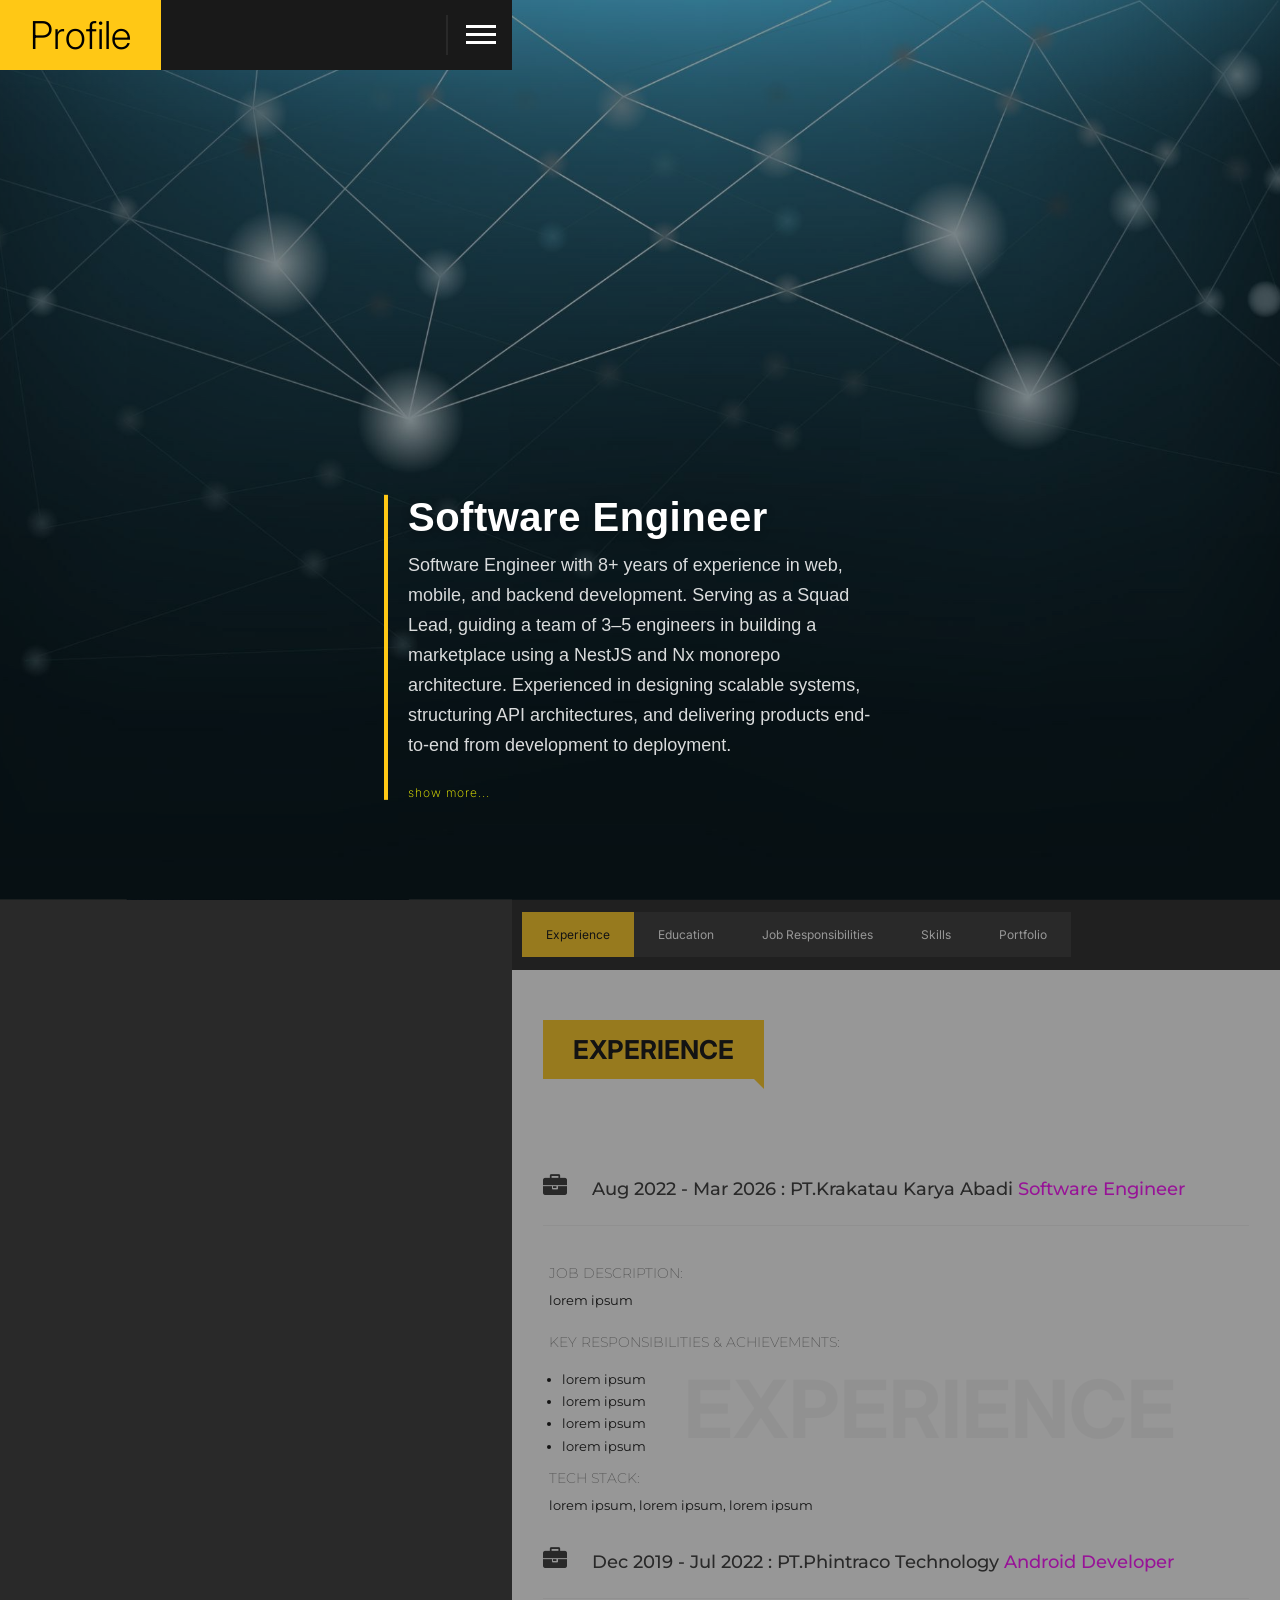
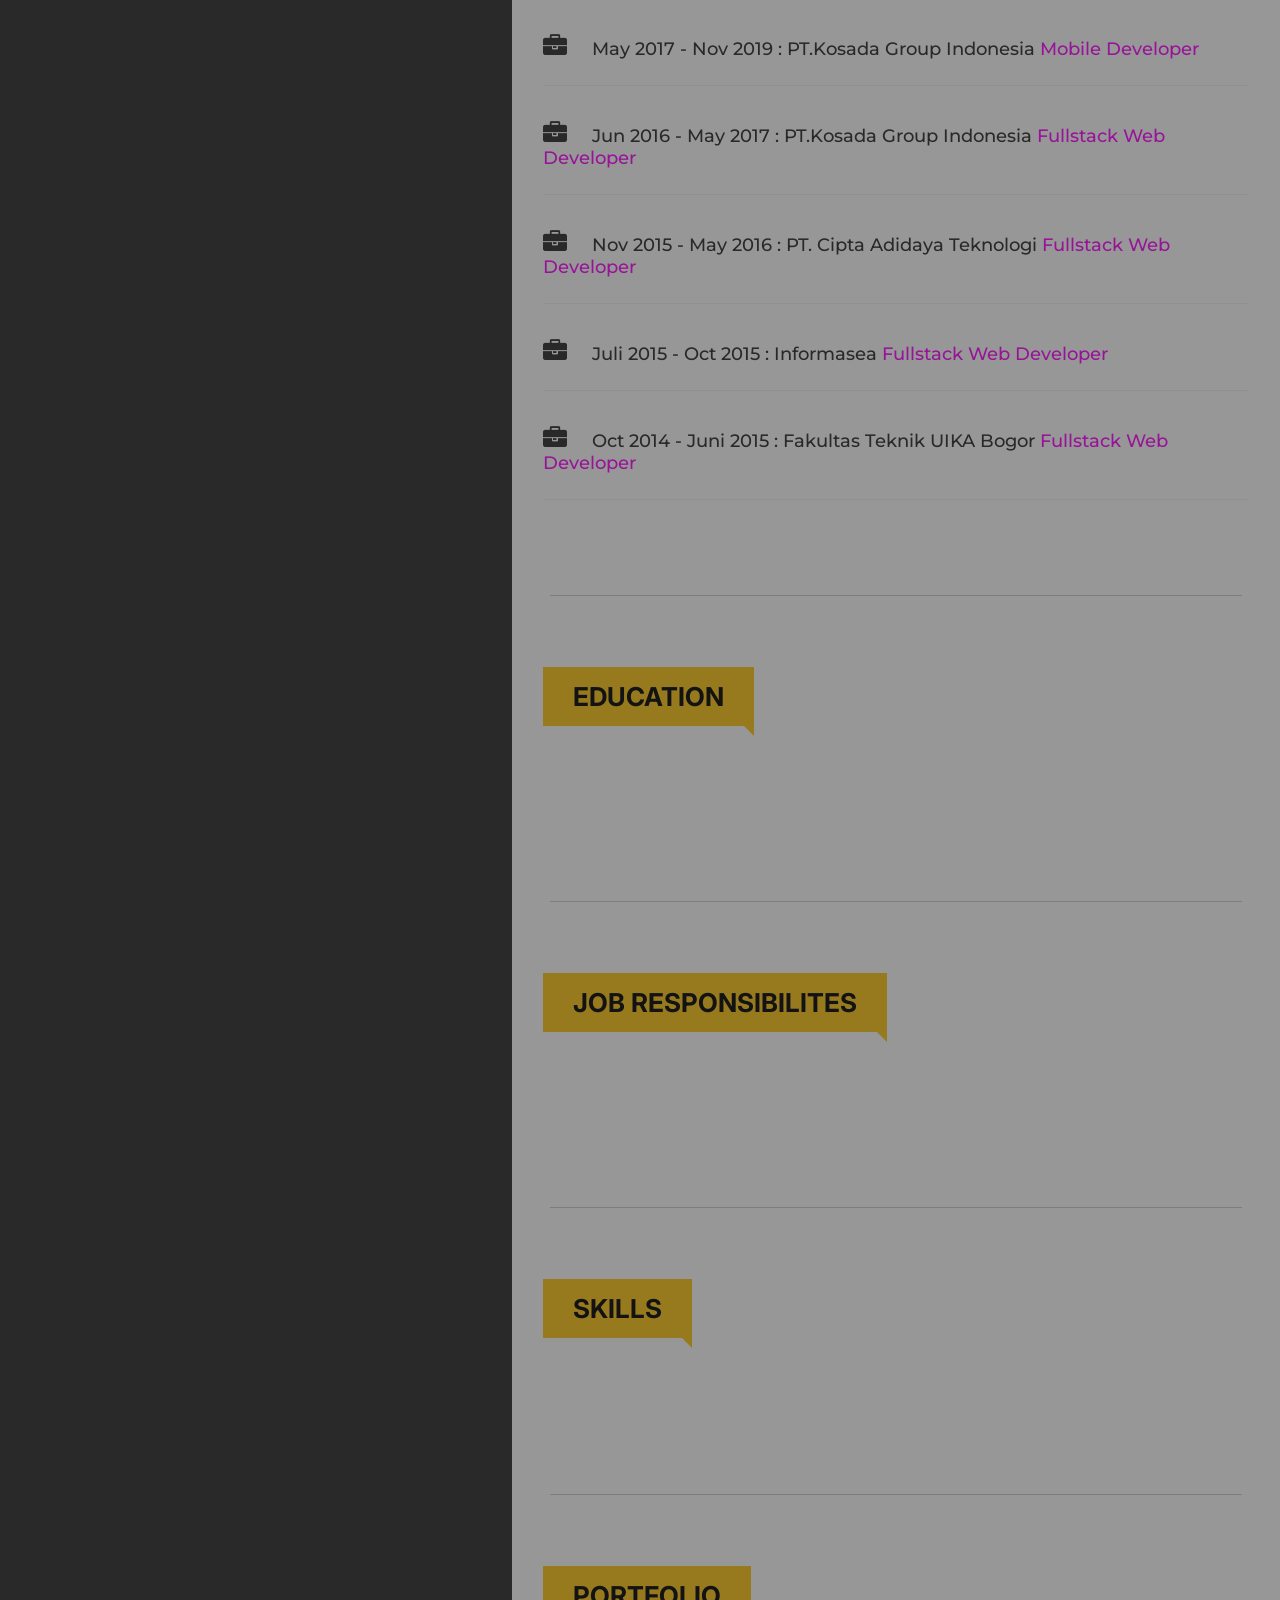
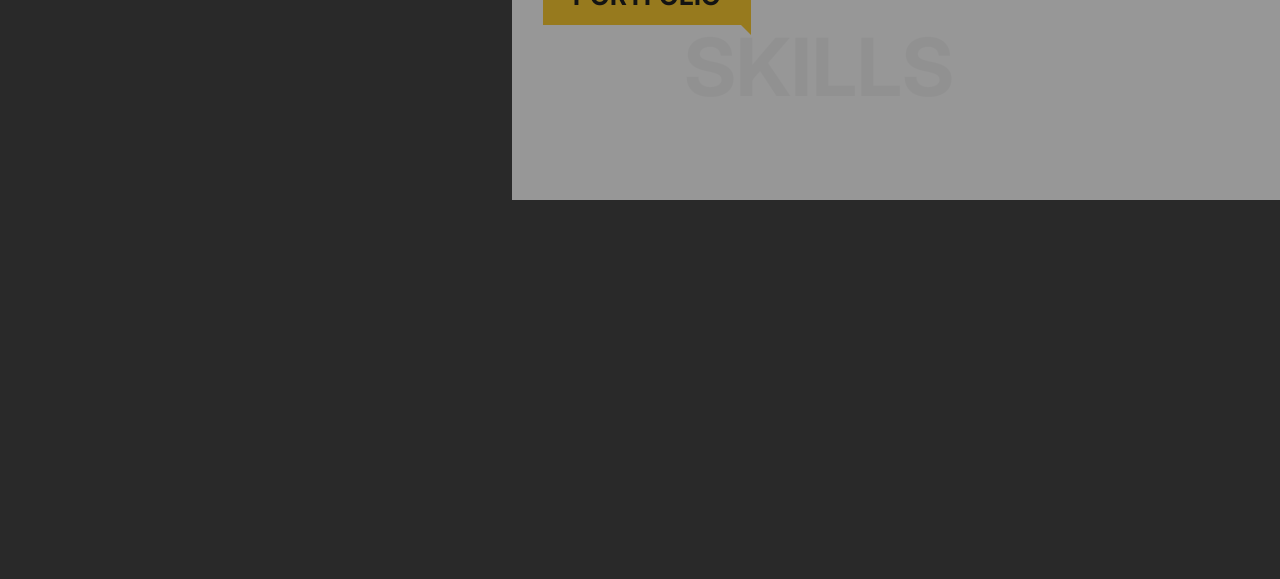
<file: index.html>
<!DOCTYPE html>
<html class="no-js"  dir="ltr" lang="en-US">
<head>
  <meta charset="utf-8" />
  <meta name="viewport" content="width=device-width, initial-scale=1.0, minimum-scale=1.0, maximum-scale=1.0, user-scalable=no">
  
  <title>Portfolio | Iwon Gunawan</title>
  <link rel="shortcut icon" href="assets/image/icon/favicon_logo.png" type="assets/image/x-icon" />
	
	<link href="https://fonts.googleapis.com/css2?family=Inter:wght@300;400;600;700&display=swap" rel="stylesheet">
  <link rel='stylesheet' href="assets/css/custome.css" type="text/css" >
  <link rel='stylesheet' href='assets/css/styles.css' id='contact-form-7-css' type='text/css' media='all' />
  <link rel='stylesheet' href='assets/css/reset.css' id='reset-css' type='text/css' media='all' />
  <link rel='stylesheet' href='assets/css/plugins.css' id='plugins-css' type='text/css' media='all' />
  <link rel='stylesheet' href='assets/css/style.css' id='style-css' type='text/css' media='all' />
  <link rel='stylesheet' href='assets/css/color.css' id='color-css' type='text/css' media='all' />
  <link rel="stylesheet" type="text/css" href='vendor/font-awesome-4.7.0/css/font-awesome.min.css'>

  <script type='text/javascript' src='assets/js/jquery.js'></script>
  <script type='text/javascript' src='assets/js/jquery-migrate.min.js'></script>

<body>

<!--================= LOADING START ================-->
<div class="loader-holder">
    <div class="loader-inner loader-vis">
        <div class="loader"></div>
    </div>
</div>
		
<div id="main">
    <!--=============== HEADER ===============-->	
    <header>
        <div class="logo-holder">
        <a href="#" >
            <h2>Profile</h2>
        </a>
        </div>
        <div class="nav-button">
        <span  class="nos"></span>
        <span class="ncs"></span>
        <span class="nbs"></span>
        </div>
    </header>
    <!-- END HEADER -->

    <div id="wrapper">
        <div class="content-holder scale-bg2">

          <!--=============== LEFT NAVIGATION===============-->
					<div class="nav-inner isDown">
						<div class="nav-decor nav-decor-tl"></div>
						<div class="nav-decor nav-decor-br"></div>
						<div class="overlay"></div>
						<nav>
							<!-- start main nav -->
							<ul class="">
								<li id="menu-item-219"  class="menu-item menu-item-type-post_type menu-item-object-page" > 
									<a class="custom-scroll-link" href="#experience-section" data-toggle="my-scrollspy-2">Experience</a></li>
								<li id="menu-item-223"  class="menu-item menu-item-type-post_type menu-item-object-page" > 
									<a class="custom-scroll-link" href="#education-section" data-toggle="my-scrollspy-2">Education</a></li>
								<li id="menu-item-223"  class="menu-item menu-item-type-post_type menu-item-object-page" > 
									<a class="custom-scroll-link" href="#job-section" data-toggle="my-scrollspy-2">Job Responsibilities</a></li>
								<li id="menu-item-223"  class="menu-item menu-item-type-post_type menu-item-object-page" > 
									<a class="custom-scroll-link" href="#skills-section" data-toggle="my-scrollspy-2">Skills</a></li>
								<li id="menu-item-223"  class="menu-item menu-item-type-post_type menu-item-object-page" > 
									<a class="custom-scroll-link" href="#portfolio-section" data-toggle="my-scrollspy-2">Portfolio</a></li>
							</ul>
						</nav>      
					</div>
					<!-- END LEFT-NAVIGATION -->

          <!--=============== PAGE FIRST : Hi===============-->
          <div class="hero-wrapper">
						<div class="section-parallax" data-top-bottom="transform: translateY(450px);" data-bottom-top="transform: translateY(-450px);">
						    <div class="media-container">
					        <div class='bg' style='background-image:url("assets/image/hero-bg2.png")' width='1200' height='793'></div>		
					        <div class="overlay"></div>
						    </div>
							
							<div class="hero-title">
					        <div class="hero-wrap" data-top-bottom="transform: translateY(-150px);" data-bottom-top="transform: translateY(150px);">
					            <h3>Software Engineer</h3>
											<div class="hero-description">
												Software Engineer with 8+ years of experience in web, mobile, and backend development. 
												Serving as a Squad Lead, guiding a team of 3–5 engineers in building a marketplace using a NestJS and Nx monorepo architecture. 
												Experienced in designing scalable systems, structuring API architectures, and delivering products end-to-end from development to deployment.
											</div>
					            <div class="clearfix"></div>
					            <h4><a href="#sec1" class="custom-scroll-link">show more...</a></h4>
					        </div>
					    </div>
						</div>          
					</div>
					<!-- END PAGE-FIRST -->

          <div class="fixed-column">
              <div class="bg-wrapper">
              <div class="bg bg-scroll"></div>
              <div class="overlay"></div>
              <div class="bg-title"><span></span></div>
              </div>
          </div>
            
          <div class="wrapper-inner home-wrap">
		          <!--=============== SCROLL PAGE NAVIGATION ===============-->
              <div class="scroll-nav-holder">
                <nav class="scroll-nav">
						    <ul>
								  <li>
										<a class="scroll-link fbgs" href="#experience-section" data-bgscr="assets/image/profile1.png" data-bgtex="Experience">
										<span>Experience</span></a></li>																     														     
								  <li>
										<a class="scroll-link fbgs" href="#education-section" data-bgscr="assets/image/profile2.png" data-bgtex="Education">
										<span>Education</span></a></li>
									<li>
										<a class="scroll-link fbgs" href="#job-section" data-bgscr="assets/image/profile3.png" data-bgtex="Jobs">
										<span>Job Responsibilities</span></a></li>
									<li>
										<a class="scroll-link fbgs" href="#skills-section" data-bgscr="assets/image/profile4.png" data-bgtex="Skills">
										<span>Skills</span></a></li>
									<li>
										<a class="scroll-link fbgs" href="#portfolio-section" data-bgscr="assets/image/profile5.png" data-bgtex="Portfolio">
										<span>Portfolio</span></a></li>
									</li>

						    </ul>
								</nav>                
							</div>
							<!-- END SCROLL-PAGE-NAVIGATION -->


              <div class="content" id="sec1">
			          <!--=============== EXPERIENCE ===============-->
                <section id="experience-section">
									<div class="container">
										<div class="section-title">
											<div class="sect-subtitle" data-top-bottom="transform: translateY(-300px);" data-bottom-top="transform: translateY(300px);">
											<span>Experience</span>
											</div>
										    <h3>Experience</h3>
										</div>	
										
										<div class="wrapper-content">			
										<div  class="vc_row wpb_row vc_row-fluid">
										<div class="vc_col-sm-12 wpb_column vc_column_container ">
										<div class="wpb_wrapper">
										<div class="sec-resume "><div class="accordion" data-name="1">
											<div class="accordion-title transition">
												<h5><a href="#"><i class="fa fa-briefcase"></i>
													Aug 2022 - Mar 2026 : PT.Krakatau Karya Abadi <span>Software Engineer</span>
												</a></h5>
											</div>
                      <div class="accordion-inner">
                          <h4>Job Description:</h4>
                          lorem ipsum

                          <h4>Key Responsibilities & Achievements:</h4>
                          <ul>
                            <li>lorem ipsum</li>
                            <li>lorem ipsum</li>
                            <li>lorem ipsum</li>
                            <li>lorem ipsum</li>
                          </ul>

                          <h4>Tech Stack:</h4>
                          lorem ipsum, lorem ipsum, lorem ipsum
                      </div>

                      <div class="accordion-title transition">
												<h5><a href="#"><i class="fa fa-briefcase"></i>
													Dec 2019 - Jul 2022 : PT.Phintraco Technology  <span>Android Developer</span>
												</a></h5>
											</div>
                      <div class="accordion-inner">
                          <h4>Job Description:</h4>
                          As an Android Developer at Phintraco Technology, I was involved in the development and maintenance of enterprise mobile applications, including work for major clients like BCA (Bank Central Asia). I collaborated with other engineers to design features, fix bugs, and maintain app performance and security.

                          <h4>Key Responsibilities & Achievements:</h4>
                          <ul>
                            <li>Contributed to the development and enhancement of the Key BCA app, including secure authentication and cryptographic integration.</li>
                            <li>Handled API integration and ensured smooth communication with backend services.</li>
                            <li>Optimized performance and compatibility across multiple Android versions and devices.</li>
                            <li>Applied clean architecture principles (e.g., MVVM, dependency injection with Hilt/Dagger).</li>
                            <li>Participated in debugging, code reviews, and performance tuning.</li>
                            <li>Coordinated with QA and business analysts for feature testing and validation.</li>
                          </ul>

                          <h4>Tech Stack:</h4>
                          Java, Android Studio, Firebase, MVVM, Dagger/Hilt, Retrofit, Coroutines, Room, Glide, Material Design, Navigation Component, WorkManager, and more.
                      </div>

											<div class="accordion-title transition">
												<h5><a href="#"><i class="fa fa-briefcase"></i>
													May 2017 - Nov 2019 : PT.Kosada Group Indonesia <span>Mobile Developer</span>
												</a></h5>
											</div>
                      <div class="accordion-inner">
                          <h4>Job Description:</h4>
                          As a Mobile Developer at Barantum.com, I was responsible for developing and maintaining mobile CRM applications on both Android and iOS platforms using Ionic Framework. I collaborated with designers, QA/QC teams, and backend developers to deliver user-centric features and ensure cross-platform consistency.

                          <h4>Key Responsibilities & Achievements:</h4>
                          <ul>
                            <li>Built and maintained hybrid mobile apps for Android and iOS using Ionic Framework (with Angular, HTML5, TypeScript).</li>
                            <li>Developed core CRM modules including customer management, activity tracking, deal pipelines, task scheduling, and reporting.</li>
                            <li>Coordinated with QA/QC teams to align development with business requirements and testing scenarios.</li>
                            <li>Worked closely with UI/UX designers to implement clean, responsive mobile interfaces.</li>
                            <li>Created accurate work timelines and submitted daily and weekly reports to team leads.</li>
                            <li>Conducted basic functional testing prior to deployment.</li>
                            <li>Delegated tasks and helped coordinate responsibilities within the mobile development team.</li>	
                          </ul>

                          <h4>Tech Stack:</h4>
                          Ionic Framework, Angular, TypeScript, HTML5, SCSS, Cordova/Capacitor, REST API, Git
                      </div>

											<div class="accordion-title transition">
												<h5><a href="#"><i class="fa fa-briefcase"></i>
													Jun 2016 - May 2017 : PT.Kosada Group Indonesia <span>Fullstack Web Developer</span>
												</a></h5>
											</div>
                      <div class="accordion-inner">
                          <h4>Job Description:</h4>
                          As a fullstack Web Developer at Barantum.com, I was responsible for developing and maintaining a web-based CRM platform tailored to business needs. I worked closely with product managers and QA to deliver key features that supported sales teams and customer service operations.

                          <h4>Key Responsibilities & Achievements:</h4>
                          <ul>
                            <li>Built and maintained core CRM modules including Dashboard, Customer Management, Activity Logs, Deal Pipelines, Reports etc.</li>
                            <li>Developed user-friendly interfaces with HTML5, CSS3, JavaScript, jQuery, and Bootstrap.</li>
                            <li>Designed and implemented backend logic using PHP (Laravel framework) and MySQL as the database.</li>
                            <li>Created APIs for dynamic content rendering and integrated AJAX for seamless user experience.</li>
                            <li>Collaborated with QA to perform functional and regression testing.</li>
                            <li>Delivered accurate work estimations and submitted structured daily & weekly reports to supervisors.</li>
                            <li>Conducted refactoring and optimization to improve code readability and performance.</li>
                          </ul>

                          <h4>Tech Stack:</h4>
                          PHP (Laravel), MySQL, JavaScript, jQuery, HTML5, CSS3, Bootstrap, AJAX
                      </div>

											<div class="accordion-title transition">
												<h5><a href="#"><i class="fa fa-briefcase"></i>
                          Nov 2015 - May 2016 : PT. Cipta Adidaya Teknologi <span>Fullstack Web Developer</span>
                        </a></h5>
                      </div>
                      <div class="accordion-inner">
                          <h4>Job Description:</h4>
                          lorem ipsum

                          <h4>Key Responsibilities & Achievements:</h4>
                          <ul>
                            <li>lorem ipsum</li>
                            <li>lorem ipsum</li>
                            <li>lorem ipsum</li>
                            <li>lorem ipsum</li>
                          </ul>

                          <h4>Tech Stack:</h4>
                          lorem ipsum, lorem ipsum, lorem ipsum
                      </div>

											<div class="accordion-title transition">
												<h5><a href="#"><i class="fa fa-briefcase"></i>
                          Juli 2015 - Oct 2015 : Informasea <span> Fullstack Web Developer</span>
                        </a></h5>
                      </div>
                      <div class="accordion-inner">

                          <h4>Job Description:</h4>
                          lorem ipsum
                          
                          <h4>Key Responsibilities & Achievements:</h4>
                          <ul>
                            <li>Develop and maintain Informasea.com applications</li>
                            <li>Make a report on the estimated work (timeline)</li>
                            <li>Make daily and weekly work reports</li>
                            <li>Develop <br/>
                              informasea app : <i>https://informase.com</i> <br />
                              informasea alpha : <i>https://alpha.informasea.com</i> <br/>
                              informasea agent : <i>https://agent.informasea.com</i>
                            </li>
                          </ul>

                          <h4>Tech Stack:</h4>
                          lorem ipsum, lorem ipsum, lorem ipsum
                      </div>
											
											<div class="accordion-title transition">
												<h5><a href="#"><i class="fa fa-briefcase"></i>
                          Oct 2014 - Juni 2015 : Fakultas Teknik UIKA Bogor <span> Fullstack Web Developer</span>
                        </a></h5>
                      </div>
                      <div class="accordion-inner">
                        <h4>Job Description:</h4>
                        lorem ipsum lorem ipsum 

                        <h4>Key Responsibilities & Achievements:</h4>
                        <ul>
                          <li>lorem ipsum</li>
                          <li>lorem ipsum</li>
                          <li>lorem ipsum</li>
                          <li>lorem ipsum</li>
                        </ul>
                        <h4>Tech Stack:</h4>  
                          lorem ipsum, lorem ipsum, lorem ipsum
                      </div>

										</div></div>
										</div> 
										</div> 
										</div>
										</div>	
									</div>                    
								</section> 
              	<div class="section-separator2"></div>
			          <!--=============== END EXPERIENCE ===============-->

								<!--=============== EDUCATION ===============-->
								<section id="education-section">
									<div class="container">
										<div class="section-title">
											<h3>EDUCATION</h3>
										</div>
																
										<div class="wrapper-content">			
											<div  class="vc_row wpb_row vc_row-fluid">
												<div class="vc_col-sm-5 wpb_column vc_column_container ">
													<div class="wpb_wrapper">
													<div class="sec-image post-media ">
													<!-- <img src="assets/image/profile-image.png"  alt="img" class="img-responsive"/> -->
													</div>
													</div> 
												</div> 
												<div class="vc_col-sm-7 wpb_column vc_column_container ">
													<!-- <div class="wpb_wrapper">
													   <div class="text-title ">
															 <h2 id="about_name" style="font-size: 12px">Software Engineer</h2>
														 </div>
												           
													   <div class="text-title ">
															 <h3 id="about_jobs">
															 	Iwon Gunawan
															 </h3>
														 </div>
												            
													    <div class="sec-text ">
													     	<p id="about_content">
													     		Software Engineer dengan 8+ tahun pengalaman di web, mobile, dan backend development. Saat ini berperan sebagai Squad Lead yang memimpin 3 - 5 engineer dalam pengembangan marketplace superapp menggunakan NestJS & Nx monorepo. Berpengalaman membangun scalable system, API architecture, dan delivery end-to-end product.
													     	</p>
																<div class="sec-button">
																	<div class="inline-facts-holder">
																		<div class="inline-facts">
																			<div class="milestone-counter">
																				<div class="stats animaper">
																					<div class="num" data-content="34" data-num="34"></div><h6>Finished projects</h6>
																				</div>
																			</div>
																		</div>
																	</div>
																	<a class="btn hide-icon" href="#" target="_blank" id="about_view"><i class="fa fa-angle-right"></i><span>View Work</span></a>
																</div>
															</div> 
												</div>  -->
											</div>		
										</div>	
									</div>                    
								</section> 
              	<div class="section-separator2"></div>
								<!--=============== END EDUCATION ===============-->

								<!--=============== JOB RESPONSIBILITES ===============-->
								<section id="job-section">
									<div class="container">
										<div class="section-title">
											<h3>JOB RESPONSIBILITES</h3>
										</div>
																
										<div class="wrapper-content">			
											<div  class="vc_row wpb_row vc_row-fluid">
												<div class="vc_col-sm-5 wpb_column vc_column_container ">
													<div class="wpb_wrapper">
													<div class="sec-image post-media ">
													</div>
													</div> 
												</div> 
												<div class="vc_col-sm-7 wpb_column vc_column_container ">
													<!-- <div class="wpb_wrapper">
													   <div class="text-title ">
															 <h2 id="about_name" style="font-size: 12px">Software Engineer</h2>
														 </div>
												           
													   <div class="text-title ">
															 <h3 id="about_jobs">
															 	Iwon Gunawan
															 </h3>
														 </div>
												            
													     <div class="sec-text ">
													     	<p id="about_content">
													     		Software Engineer dengan 8+ tahun pengalaman di web, mobile, dan backend development. Saat ini berperan sebagai Squad Lead yang memimpin 3 - 5 engineer dalam pengembangan marketplace superapp menggunakan NestJS & Nx monorepo. Berpengalaman membangun scalable system, API architecture, dan delivery end-to-end product.
													     	</p>
													    <div class="sec-button">
																<div class="inline-facts-holder">
																	<div class="inline-facts">
																		<div class="milestone-counter">
																			<div class="stats animaper">
																				<div class="num" data-content="34" data-num="34"></div><h6>Finished projects</h6>
																			</div>
																		</div>
																	</div>
																</div>
																<a class="btn hide-icon" href="#" target="_blank" id="about_view"><i class="fa fa-angle-right"></i><span>View Work</span></a>
															</div>
													</div> 
												</div>  -->
											</div>		
										</div>	
									</div>                    
								</section> 
              	<div class="section-separator2"></div>
								<!--=============== END JOB RESPONSIBILITES ===============-->
	 							
			          <!--=============== SKILLS ===============-->
                <section id="skills-section">
									<div class="container">
										<div class="section-title">
										    <div class="sect-subtitle" data-top-bottom="transform: translateY(-300px);" data-bottom-top="transform: translateY(300px);">
											<span>Skills</span>
										    </div>
											<h3>Skills</h3>
									    </div>
												
									    <div class="wrapper-content">
													
									    	<div  class="vc_row wpb_row vc_row-fluid">
									<div class="vc_col-sm-12 wpb_column vc_column_container ">
									<!-- <div class="wpb_wrapper">
										<div class="piechart-holder animaper " data-skcolor="#8F8F8F">
											<div class="row">
												<div class="piechart col-md-3">
													<span class="chart" data-percent="86"><span class="percent"></span></span>
													<div class="clearfix"></div>
													<div class="skills-description"><h4>Frontend</h4></div>
												</div>

												<div class="col-md-8">
													<div class="skillbar-box animaper">
														<div class="custom-skillbar-title"><span>IONIC </span></div><div class="skill-bar-percent">80%</div><div class="skillbar-bg" data-percent="80%"><div class="custom-skillbar"></div></div>
														<div class="custom-skillbar-title"><span>Bootstrap </span></div><div class="skill-bar-percent">90%</div><div class="skillbar-bg" data-percent="90%"><div class="custom-skillbar"></div></div>
														<div class="custom-skillbar-title"><span>HTML </span></div><div class="skill-bar-percent">90%</div><div class="skillbar-bg" data-percent="90%"><div class="custom-skillbar"></div></div>
														<div class="custom-skillbar-title"><span>CSS </span></div><div class="skill-bar-percent">80%</div><div class="skillbar-bg" data-percent="80%"><div class="custom-skillbar"></div></div>
														<div class="custom-skillbar-title"><span>Javascript </span></div><div class="skill-bar-percent">85%</div><div class="skillbar-bg" data-percent="85%"><div class="custom-skillbar"></div></div>
														<div class="custom-skillbar-title"><span>Jquery </span></div><div class="skill-bar-percent">90%</div><div class="skillbar-bg" data-percent="90%"><div class="custom-skillbar"></div></div>
													</div>
												</div>
											</div>
										</div>

										<div class="piechart-holder animaper " data-skcolor="#8F8F8F">
											<div class="row">
												<div class="piechart col-md-3">
													<span class="chart" data-percent="89"><span class="percent"></span></span>
													<div class="clearfix"></div>
													<div class="skills-description"><h4>Backend</h4></div>
												</div>
												<div class="col-md-8">
													<div class="skillbar-box animaper">
														<div class="custom-skillbar-title"><span>PHP </span></div><div class="skill-bar-percent">90%</div><div class="skillbar-bg" data-percent="90%"><div class="custom-skillbar"></div></div>
														<div class="custom-skillbar-title"><span>Codeigniter </span></div><div class="skill-bar-percent">90%</div><div class="skillbar-bg" data-percent="90%"><div class="custom-skillbar"></div></div>
														<div class="custom-skillbar-title"><span>Laravel </span></div><div class="skill-bar-percent">85%</div><div class="skillbar-bg" data-percent="85%"><div class="custom-skillbar"></div></div>
														<div class="custom-skillbar-title"><span>Lumen </span></div><div class="skill-bar-percent">90%</div><div class="skillbar-bg" data-percent="90%"><div class="custom-skillbar"></div></div>
														<div class="custom-skillbar-title"><span>JSON </span></div><div class="skill-bar-percent">90%</div><div class="skillbar-bg" data-percent="90%"><div class="custom-skillbar"></div></div>
														<div class="custom-skillbar-title"><span>mySql </span></div><div class="skill-bar-percent">90%</div><div class="skillbar-bg" data-percent="90%"><div class="custom-skillbar"></div></div>
													</div>
												</div>
											</div>
										</div>

									</div>  -->
									</div> 
									</div>
										
									    </div>	
									</div>                    
								</section>
								<div class="section-separator2"></div>
			          <!--=============== END SKILLS ===============-->

								<!--=============== PORTFOLIO ===============-->
								<section id="portfolio-section">
									<div class="container">
										<div class="section-title">
											<h3>PORTFOLIO</h3>
										</div>
																
										<div class="wrapper-content">			
											<div  class="vc_row wpb_row vc_row-fluid">
												<div class="vc_col-sm-5 wpb_column vc_column_container ">
													<div class="wpb_wrapper">
													<div class="sec-image post-media ">
													</div>
													</div> 
												</div> 
												<div class="vc_col-sm-7 wpb_column vc_column_container ">
													<!-- <div class="wpb_wrapper">
													   <div class="text-title ">
															 <h2 id="about_name" style="font-size: 12px">Software Engineer</h2>
														 </div>
												           
													   <div class="text-title ">
															 <h3 id="about_jobs">
															 	Iwon Gunawan
															 </h3>
														 </div>
												            
													     <div class="sec-text ">
													     	<p id="about_content">
													     		Software Engineer dengan 8+ tahun pengalaman di web, mobile, dan backend development. Saat ini berperan sebagai Squad Lead yang memimpin 3 - 5 engineer dalam pengembangan marketplace superapp menggunakan NestJS & Nx monorepo. Berpengalaman membangun scalable system, API architecture, dan delivery end-to-end product.
													     	</p>
													    <div class="sec-button">
																<div class="inline-facts-holder">
																	<div class="inline-facts">
																		<div class="milestone-counter">
																			<div class="stats animaper">
																				<div class="num" data-content="34" data-num="34"></div><h6>Finished projects</h6>
																			</div>
																		</div>
																	</div>
																</div>
																<a class="btn hide-icon" href="#" target="_blank" id="about_view"><i class="fa fa-angle-right"></i><span>View Work</span></a>
															</div>
													</div> 
												</div>  -->
											</div>		
										</div>	
									</div>                    
								</section> 
								<!--=============== END PORTFOLIO ===============-->
              	
		     	 	 	</div> <!-- end .content -->
          </div>  <!-- end .wrapper-inner home-wrap --> 

          <div class="height-emulator"></div>	                 
            

          <footer>
            <div class="container">
					    <div class="row">
					        <div class="col-md-4"><div id="custom_social_dewidget-1" class="widget footer-info spo-footer-widget text-left widget_custom_social_dewidget">
					            <h4 class="spo-footer-widget-title">Find me</h4>
					            <div class="footer-social">
				                <ul>
			                    <li><a href="https://github.com/IwonGunawan" target="_blank"><i class="fa fa-github"></i></a></li>
			                    <li><a href="https://www.linkedin.com/in/iwon-gunawan-6988b1106?trk=hp-identity-headline" target="_blank"><i class="fa fa-linkedin"></i></a></li>
				                </ul>
					            </div></div>
					        </div>
					        <div class="col-md-4"><div id="custom_contact_dewidget-1" class="widget footer-info spo-footer-widget text-left widget_custom_contact_dewidget">
					            <h4 class="spo-footer-widget-title">Contact info</h4>
					            <ul class="footer-contacts">
				                <li><a href=""><i class="fa fa-motorcycle"></i> Bogor, Jawa Barat</a></li>
				                <li><a href="" style="text-transform:lowercase"><i class="fa fa-envelope-o"></i> iwongunawan@gmail.com</a></li>
					            </ul></div>
					        </div>
					    </div> <!-- .row -->
						</div> <!-- .container -->
    				
						<div class="to-top-holder copyright" >
							<div class="container">
							<p style="text-transform:lowercase">
							©2017 last update : november 2017
							</p>
							<div class="to-top"> <i class="fa fa-angle-double-up"></i></div>
							</div>
						</div> <!-- .to-top-holder copyright -->          
					</footer>
 
        </div> <!-- .content-holder scale-bg2 -->
    </div> <!-- .wrapper -->
</div> <!-- .main -->


<link rel='stylesheet' href='assets/css/js_composer.css' id='js_composer_front-css' type='text/css' media='all' />
<script type='text/javascript' src='assets/js/comment-reply.min.js'></script>
<script type='text/javascript' src='assets/js/jquery.form.min.js'></script>
<script type='text/javascript' src='assets/js/scripts.js'></script>
<script type='text/javascript' src='assets/js/jquery.min.js'></script>
<script type='text/javascript' src='assets/js/plugins.js'></script>
<script type='text/javascript' src='assets/js/scripts2.js'></script>
<script type='text/javascript' src='assets/js/custom.js'></script>
<script type='text/javascript' src='assets/js/js_composer_front.js'></script>

</body>
</html>
</file>
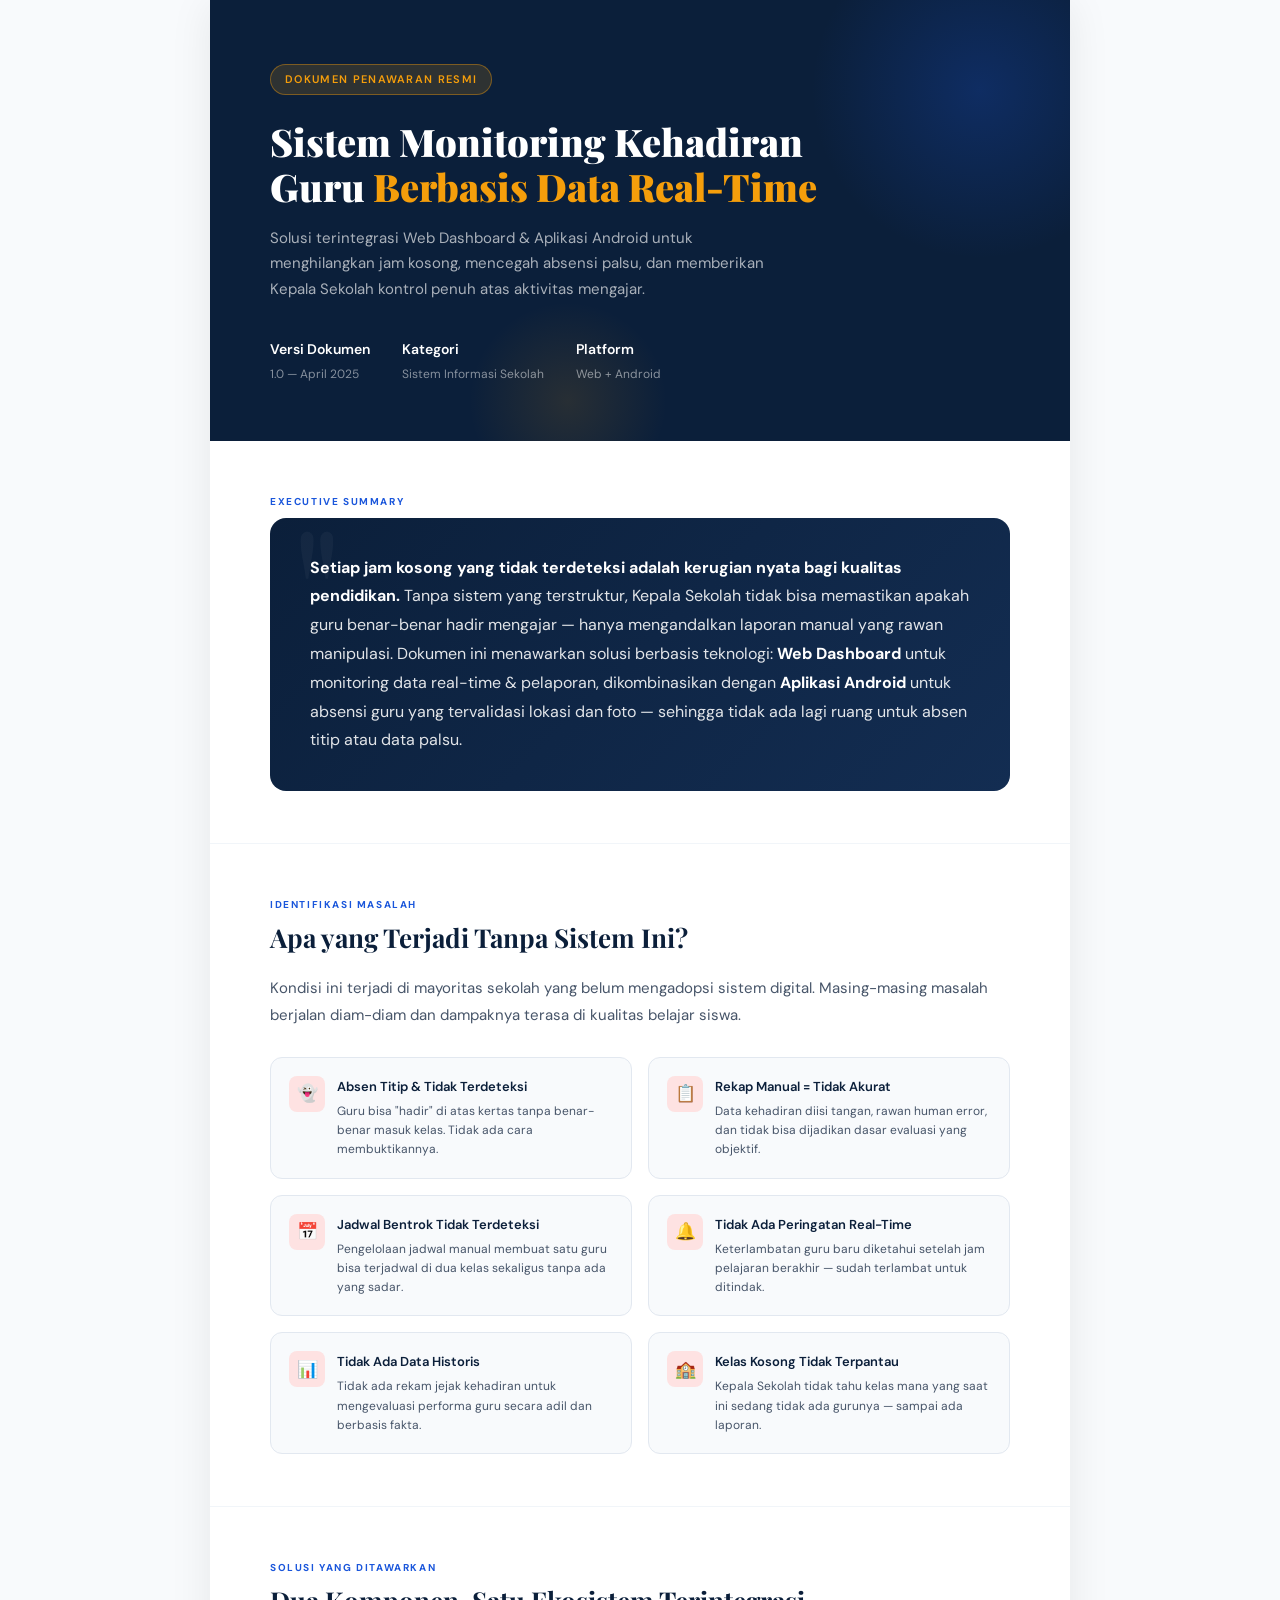
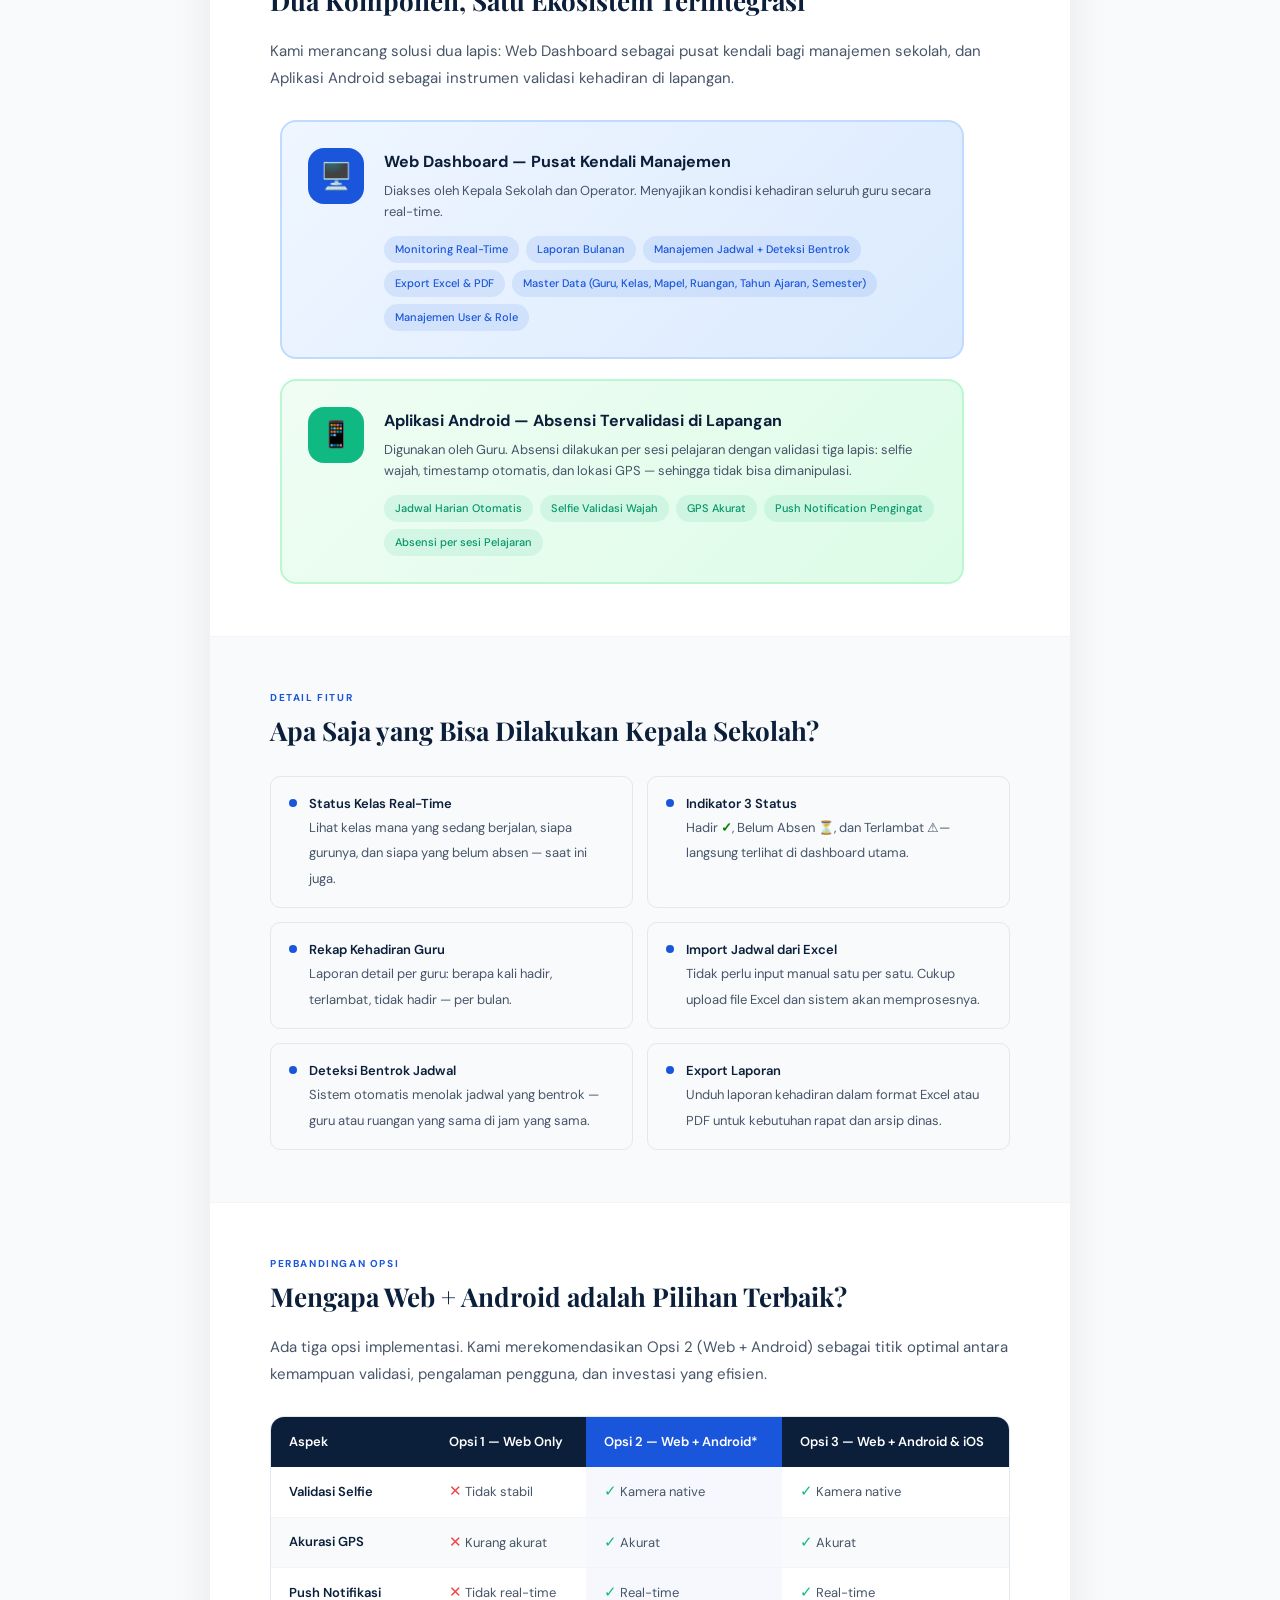
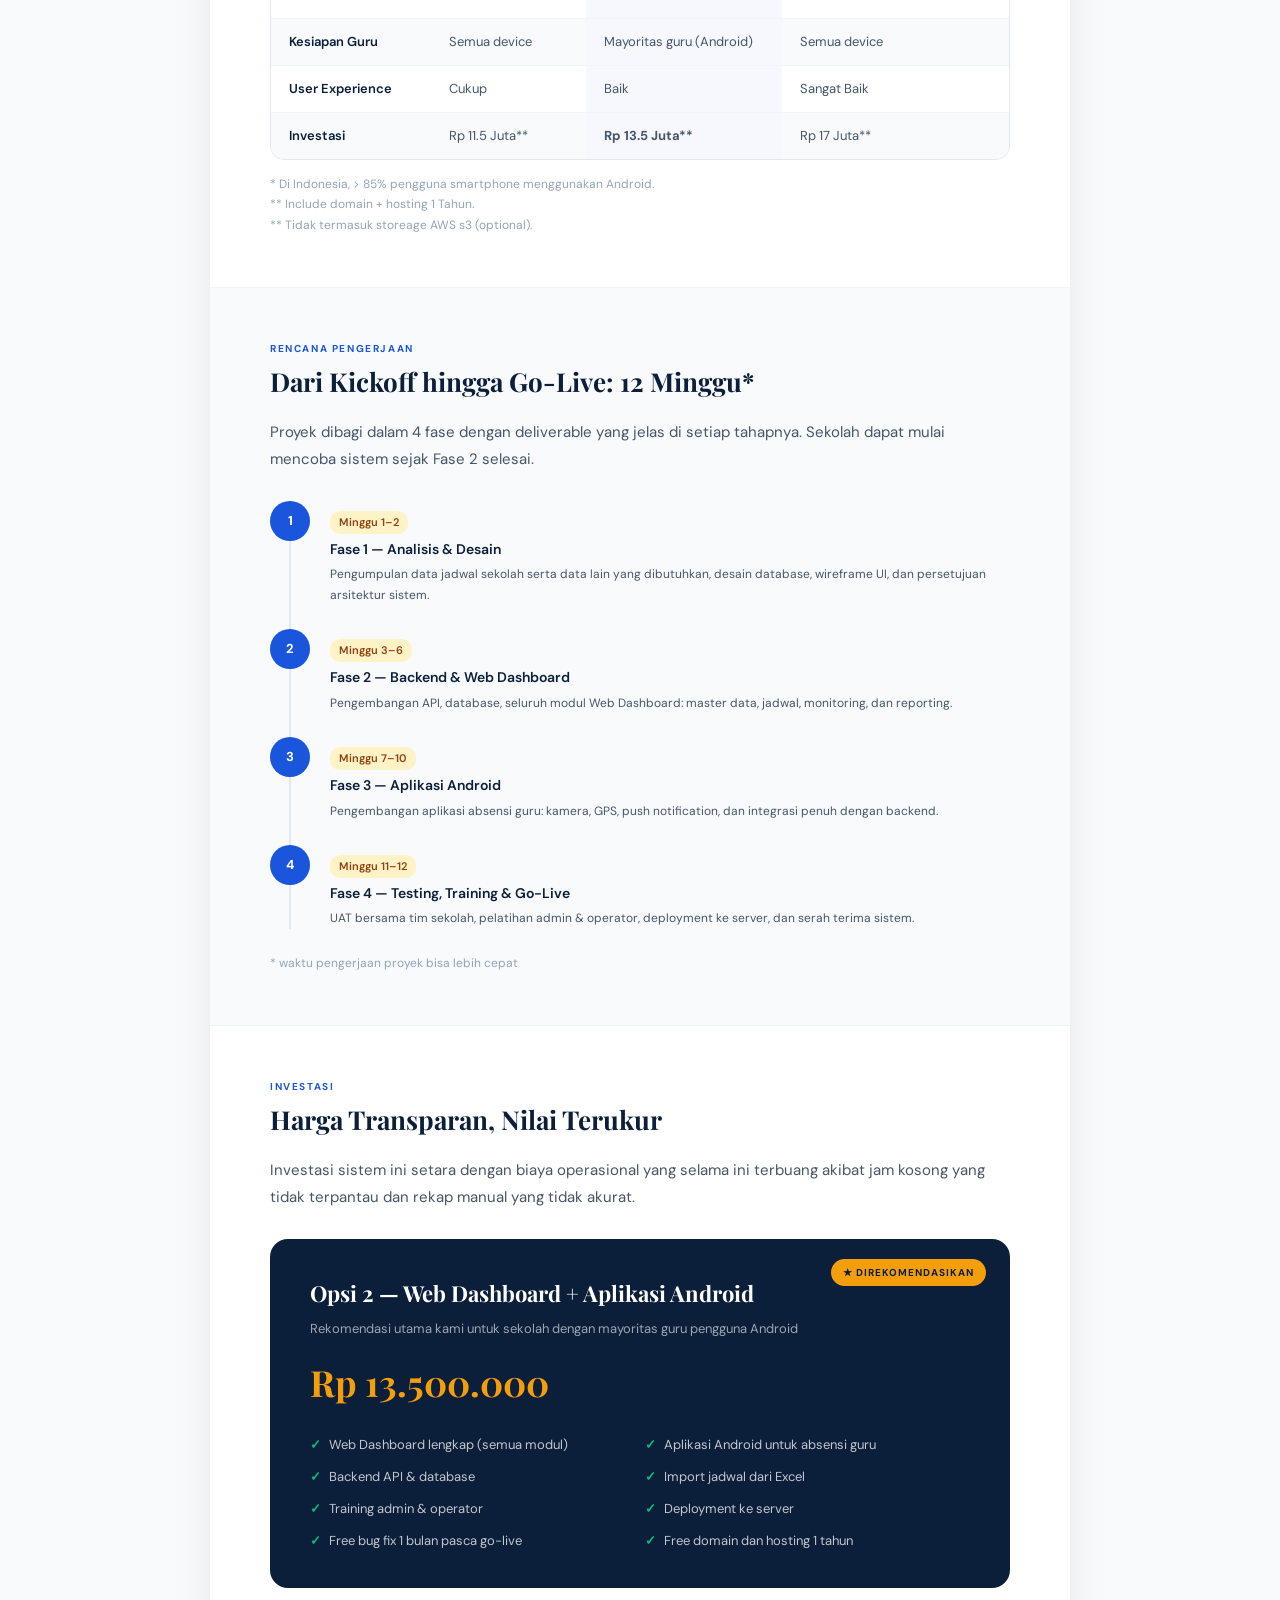
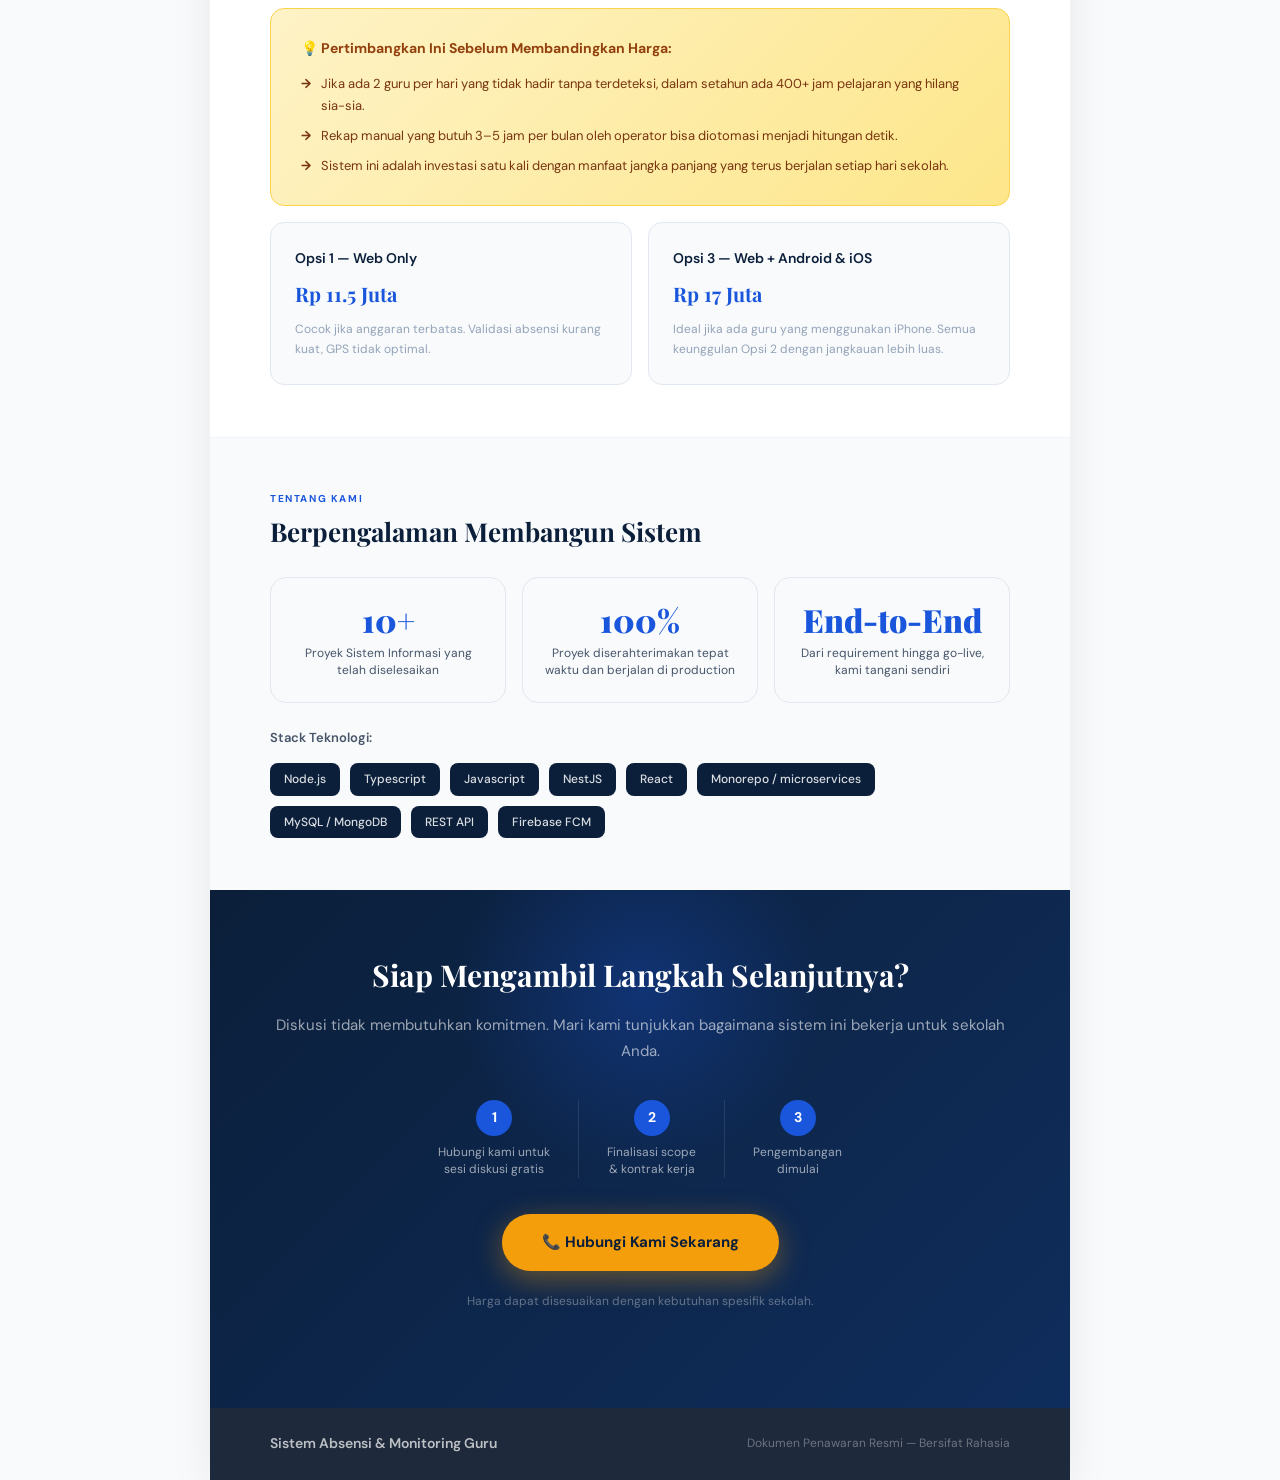
<file: proposal-offer.html>
<!doctype html>
<html lang="id">
  <head>
    <meta charset="UTF-8" />
    <meta name="viewport" content="width=device-width, initial-scale=1.0" />
    <link
      href="https://fonts.googleapis.com/css2?family=Playfair+Display:wght@700;900&family=DM+Sans:wght@300;400;500;600&display=swap"
      rel="stylesheet"
    />
    <style>
      *,
      *::before,
      *::after {
        box-sizing: border-box;
        margin: 0;
        padding: 0;
      }

      :root {
        --navy: #0b1f3a;
        --navy-mid: #132d52;
        --blue: #1a56db;
        --blue-light: #3b82f6;
        --accent: #f59e0b;
        --accent-soft: #fef3c7;
        --green: #10b981;
        --red: #ef4444;
        --white: #ffffff;
        --gray-50: #f8fafc;
        --gray-100: #f1f5f9;
        --gray-200: #e2e8f0;
        --gray-400: #94a3b8;
        --gray-600: #475569;
        --gray-800: #1e293b;
        --font-display: "Playfair Display", serif;
        --font-body: "DM Sans", sans-serif;
      }

      body {
        font-family: var(--font-body);
        background: var(--gray-50);
        color: var(--gray-800);
        font-size: 15px;
        line-height: 1.7;
      }

      .page {
        max-width: 860px;
        margin: 0 auto;
        background: white;
        box-shadow: 0 4px 40px rgba(0, 0, 0, 0.08);
      }

      /* ─── HERO ─── */
      .hero {
        background: var(--navy);
        padding: 64px 60px 56px;
        position: relative;
        overflow: hidden;
      }
      .hero::before {
        content: "";
        position: absolute;
        top: -80px;
        right: -80px;
        width: 340px;
        height: 340px;
        border-radius: 50%;
        background: radial-gradient(
          circle,
          rgba(26, 86, 219, 0.25) 0%,
          transparent 70%
        );
      }
      .hero::after {
        content: "";
        position: absolute;
        bottom: -60px;
        left: 30%;
        width: 200px;
        height: 200px;
        border-radius: 50%;
        background: radial-gradient(
          circle,
          rgba(245, 158, 11, 0.12) 0%,
          transparent 70%
        );
      }
      .hero-label {
        display: inline-block;
        background: rgba(245, 158, 11, 0.15);
        border: 1px solid rgba(245, 158, 11, 0.4);
        color: var(--accent);
        font-size: 11px;
        font-weight: 600;
        letter-spacing: 0.12em;
        text-transform: uppercase;
        padding: 5px 14px;
        border-radius: 20px;
        margin-bottom: 24px;
      }
      .hero h1 {
        font-family: var(--font-display);
        font-size: 38px;
        font-weight: 900;
        color: white;
        line-height: 1.2;
        margin-bottom: 16px;
        max-width: 560px;
        position: relative;
        z-index: 1;
      }
      .hero h1 span {
        color: var(--accent);
      }
      .hero-sub {
        color: rgba(255, 255, 255, 0.65);
        font-size: 15px;
        max-width: 520px;
        margin-bottom: 36px;
        position: relative;
        z-index: 1;
      }
      .hero-meta {
        display: flex;
        gap: 32px;
        position: relative;
        z-index: 1;
      }
      .hero-meta-item {
        color: rgba(255, 255, 255, 0.5);
        font-size: 12px;
      }
      .hero-meta-item strong {
        display: block;
        color: white;
        font-size: 14px;
        font-weight: 600;
        margin-bottom: 2px;
      }

      /* ─── SECTIONS ─── */
      section {
        padding: 52px 60px;
      }
      section + section {
        border-top: 1px solid var(--gray-100);
      }

      .section-label {
        font-size: 10px;
        font-weight: 700;
        letter-spacing: 0.16em;
        text-transform: uppercase;
        color: var(--blue);
        margin-bottom: 8px;
      }
      .section-title {
        font-family: var(--font-display);
        font-size: 26px;
        font-weight: 700;
        color: var(--navy);
        margin-bottom: 20px;
        line-height: 1.3;
      }
      .section-body {
        color: var(--gray-600);
        line-height: 1.8;
      }

      /* ─── EXEC SUMMARY ─── */
      .exec-box {
        background: linear-gradient(
          135deg,
          var(--navy) 0%,
          var(--navy-mid) 100%
        );
        border-radius: 16px;
        padding: 36px 40px;
        color: white;
        margin-bottom: 0;
        position: relative;
        overflow: hidden;
      }
      .exec-box::before {
        content: '"';
        font-family: var(--font-display);
        font-size: 180px;
        color: rgba(255, 255, 255, 0.04);
        position: absolute;
        top: -20px;
        left: 20px;
        line-height: 1;
      }
      .exec-box p {
        font-size: 16px;
        line-height: 1.8;
        position: relative;
        z-index: 1;
        color: rgba(255, 255, 255, 0.88);
      }
      .exec-box p strong {
        color: white;
      }

      /* ─── PAIN POINTS ─── */
      .pain-grid {
        display: grid;
        grid-template-columns: repeat(auto-fit, minmax(260px, 1fr));
        gap: 16px;
        margin-top: 28px;
      }
      .pain-card {
        border: 1px solid var(--gray-200);
        border-radius: 12px;
        padding: 18px 18px;
        background: var(--gray-50);
        display: flex;
        gap: 12px;
        align-items: flex-start;
        transition: all 0.2s ease;
        height: 100%;
      }
      .pain-card:hover {
        box-shadow: 0 4px 20px rgba(0, 0, 0, 0.07);
      }
      @media (max-width: 768px) {
        .pain-grid {
          grid-template-columns: 1fr;
          gap: 14px;
        }

        .pain-card {
          padding: 16px;
          gap: 10px;
        }

        .pain-icon {
          width: 32px;
          height: 32px;
          font-size: 15px;
        }

        .pain-card h4 {
          font-size: 13px;
        }

        .pain-card p {
          font-size: 12px;
        }
      }

      @media (min-width: 769px) and (max-width: 1024px) {
        .pain-grid {
          grid-template-columns: repeat(2, 1fr);
        }
      }
      .pain-icon {
        width: 36px;
        height: 36px;
        background: #fee2e2;
        border-radius: 8px;
        display: flex;
        align-items: center;
        justify-content: center;
        font-size: 17px;
        flex-shrink: 0;
      }
      .pain-card h4 {
        font-size: 13px;
        font-weight: 600;
        color: var(--navy);
        margin-bottom: 4px;
      }
      .pain-card p {
        font-size: 12px;
        color: var(--gray-600);
        line-height: 1.6;
      }

      /* ─── SOLUSI ─── */
      .solution-stack {
        display: grid;
        grid-template-columns: 1fr;
        gap: 20px;
        margin-top: 28px;
        max-width: 720px;
        margin-left: auto;
        margin-right: auto;
      }
      .solution-card {
        border-radius: 16px;
        padding: 26px 26px;
        display: flex;
        gap: 20px;
        align-items: flex-start;
        border: 2px solid transparent;
        height: 100%;
        transition: all 0.2s ease;
        width: 95%;
      }
      .solution-card.web {
        background: linear-gradient(135deg, #eff6ff 0%, #dbeafe 100%);
        border-color: #bfdbfe;
      }
      .solution-card.android {
        background: linear-gradient(135deg, #f0fdf4 0%, #dcfce7 100%);
        border-color: #bbf7d0;
      }
      .solution-card:hover {
        transform: translateY(-3px);
        box-shadow: 0 10px 30px rgba(0, 0, 0, 0.08);
      }
      .solution-badge {
        width: 56px;
        height: 56px;
        border-radius: 16px;
        display: flex;
        align-items: center;
        justify-content: center;
        font-size: 26px;
        flex-shrink: 0;
      }
      .solution-card.web .solution-badge {
        background: var(--blue);
      }
      .solution-card.android .solution-badge {
        background: var(--green);
      }
      .solution-content h3 {
        font-size: 16px;
        font-weight: 700;
        color: var(--navy);
        margin-bottom: 6px;
      }
      .solution-content p {
        font-size: 13px;
        color: var(--gray-600);
        margin-bottom: 14px;
        line-height: 1.6;
      }
      .feature-pills {
        display: flex;
        flex-wrap: wrap;
        gap: 7px;
      }
      .pill {
        font-size: 11px;
        font-weight: 500;
        padding: 4px 11px;
        border-radius: 20px;
        white-space: nowrap;
      }
      .pill-blue {
        background: rgba(26, 86, 219, 0.1);
        color: var(--blue);
      }
      .pill-green {
        background: rgba(16, 185, 129, 0.1);
        color: #059669;
      }

      @media (max-width: 768px) {
        .solution-stack {
          grid-template-columns: 1fr;
        }

        .solution-card {
          flex-direction: column;
          padding: 20px;
          gap: 16px;
        }

        .solution-badge {
          width: 44px;
          height: 44px;
          font-size: 20px;
        }

        .solution-content h3 {
          font-size: 15px;
        }

        .solution-content p {
          font-size: 12px;
        }

        .feature-pills {
          gap: 6px;
        }

        .pill {
          font-size: 10px;
          padding: 4px 10px;
        }
      }

      @media (min-width: 769px) and (max-width: 1024px) {
        .solution-stack {
          grid-template-columns: 1fr;
          max-width: 640px;
        }
      }

      /* ─── FITUR DETAIL ─── */
      .feature-grid {
        display: grid;
        grid-template-columns: 1fr 1fr;
        gap: 14px;
        margin-top: 28px;
      }
      .feature-item {
        display: flex;
        gap: 12px;
        align-items: flex-start;
        padding: 16px 18px;
        background: var(--gray-50);
        border-radius: 10px;
        border: 1px solid var(--gray-200);
      }
      .feature-dot {
        width: 8px;
        height: 8px;
        border-radius: 50%;
        background: var(--blue);
        flex-shrink: 0;
        margin-top: 6px;
      }
      .feature-item span {
        font-size: 13px;
        color: var(--gray-600);
        line-height: 1.5;
      }
      .feature-item strong {
        display: block;
        font-size: 13px;
        font-weight: 600;
        color: var(--navy);
      }

      /* ─── TIMELINE ─── */
      .timeline {
        margin-top: 28px;
        position: relative;
      }
      .timeline::before {
        content: "";
        position: absolute;
        left: 19px;
        top: 0;
        bottom: 0;
        width: 2px;
        background: var(--gray-200);
      }
      .timeline-item {
        display: flex;
        gap: 20px;
        margin-bottom: 24px;
        position: relative;
      }
      .timeline-dot {
        width: 40px;
        height: 40px;
        border-radius: 50%;
        background: var(--blue);
        display: flex;
        align-items: center;
        justify-content: center;
        color: white;
        font-size: 13px;
        font-weight: 700;
        flex-shrink: 0;
        position: relative;
        z-index: 1;
      }
      .timeline-dot.done {
        background: var(--green);
      }
      .timeline-content {
        padding-top: 8px;
      }
      .timeline-content h4 {
        font-size: 14px;
        font-weight: 600;
        color: var(--navy);
        margin-bottom: 3px;
      }
      .timeline-content p {
        font-size: 12px;
        color: var(--gray-600);
      }
      .timeline-week {
        display: inline-block;
        background: var(--accent-soft);
        color: #92400e;
        font-size: 11px;
        font-weight: 600;
        padding: 2px 9px;
        border-radius: 10px;
        margin-bottom: 4px;
      }

      /* ─── PRICING ─── */
      .pricing-recommended {
        background: var(--navy);
        border-radius: 18px;
        padding: 36px 40px;
        color: white;
        margin-top: 28px;
        position: relative;
        overflow: hidden;
      }
      .pricing-recommended::before {
        content: "★ DIREKOMENDASIKAN";
        position: absolute;
        top: 20px;
        right: 24px;
        background: var(--accent);
        color: var(--navy);
        font-size: 10px;
        font-weight: 700;
        letter-spacing: 0.1em;
        padding: 5px 12px;
        border-radius: 20px;
      }
      .pricing-recommended h3 {
        font-family: var(--font-display);
        font-size: 22px;
        color: white;
        margin-bottom: 6px;
      }
      .pricing-recommended .price-range {
        font-size: 36px;
        font-weight: 700;
        color: var(--accent);
        margin: 12px 0;
        font-family: var(--font-display);
      }
      .pricing-recommended .price-range small {
        font-size: 15px;
        color: rgba(255, 255, 255, 0.5);
        font-family: var(--font-body);
      }
      .pricing-includes {
        display: grid;
        grid-template-columns: 1fr 1fr;
        gap: 10px;
        margin-top: 20px;
      }
      .pricing-includes-item {
        display: flex;
        gap: 8px;
        align-items: flex-start;
        font-size: 13px;
        color: rgba(255, 255, 255, 0.75);
      }
      .pricing-includes-item::before {
        content: "✓";
        color: var(--green);
        font-weight: 700;
        flex-shrink: 0;
      }

      .pricing-options {
        display: grid;
        grid-template-columns: 1fr 1fr;
        gap: 16px;
        margin-top: 16px;
      }
      .pricing-alt {
        border: 1px solid var(--gray-200);
        border-radius: 14px;
        padding: 24px;
        background: var(--gray-50);
      }
      .pricing-alt h4 {
        font-size: 14px;
        font-weight: 600;
        color: var(--navy);
        margin-bottom: 6px;
      }
      .pricing-alt .price {
        font-size: 20px;
        font-weight: 700;
        color: var(--blue);
        font-family: var(--font-display);
        margin-bottom: 8px;
      }
      .pricing-alt p {
        font-size: 12px;
        color: var(--gray-400);
      }

      /* ─── ROI BOX ─── */
      .roi-box {
        background: linear-gradient(
          135deg,
          var(--accent-soft) 0%,
          #fde68a 100%
        );
        border: 1px solid #fcd34d;
        border-radius: 14px;
        padding: 28px 30px;
        margin-top: 20px;
      }
      .roi-box h4 {
        font-size: 14px;
        font-weight: 700;
        color: #92400e;
        margin-bottom: 12px;
      }
      .roi-items {
        display: flex;
        flex-direction: column;
        gap: 8px;
      }
      .roi-item {
        display: flex;
        gap: 10px;
        font-size: 13px;
        color: #78350f;
        align-items: flex-start;
      }
      .roi-item::before {
        content: "→";
        font-weight: 700;
        flex-shrink: 0;
      }

      /* ─── CREDIBILITY ─── */
      .cred-grid {
        display: grid;
        grid-template-columns: repeat(auto-fit, minmax(220px, 1fr));
        gap: 16px;
        margin-top: 28px;
      }
      .cred-card {
        text-align: center;
        padding: 24px 18px;
        border: 1px solid var(--gray-200);
        border-radius: 16px;
        background: var(--gray-50);
        height: 100%;
        display: flex;
        flex-direction: column;
        justify-content: center;
        transition: all 0.2s ease;
      }
      .cred-card:hover {
        transform: translateY(-3px);
        box-shadow: 0 10px 25px rgba(0, 0, 0, 0.06);
      }
      .cred-number {
        font-family: var(--font-display);
        font-size: 32px;
        font-weight: 900;
        color: var(--blue);
        line-height: 1.1;
        margin-bottom: 8px;
      }
      .cred-label {
        font-size: 12px;
        color: var(--gray-600);
        line-height: 1.4;
      }

      @media (max-width: 768px) {
        .cred-grid {
          grid-template-columns: 1fr;
          gap: 12px;
        }

        .cred-card {
          padding: 20px 16px;
        }

        .cred-number {
          font-size: 26px;
        }

        .cred-label {
          font-size: 11px;
        }
      }

      @media (min-width: 769px) and (max-width: 1024px) {
        .cred-grid {
          grid-template-columns: repeat(2, 1fr);
        }
      }

      .tech-badges {
        display: flex;
        flex-wrap: wrap;
        gap: 10px;
        margin-top: 20px;
      }
      .tech-badge {
        background: var(--navy);
        color: rgba(255, 255, 255, 0.85);
        font-size: 12px;
        font-weight: 500;
        padding: 6px 14px;
        border-radius: 8px;
      }

      /* ─── CTA ─── */
      .cta-section {
        background: linear-gradient(135deg, var(--navy) 0%, #0f2d5c 100%);
        padding: 60px;
        text-align: center;
        position: relative;
        overflow: hidden;
      }
      .cta-section::before {
        content: "";
        position: absolute;
        top: -100px;
        left: 50%;
        transform: translateX(-50%);
        width: 400px;
        height: 400px;
        border-radius: 50%;
        background: radial-gradient(
          circle,
          rgba(26, 86, 219, 0.3) 0%,
          transparent 65%
        );
      }
      .cta-section h2 {
        font-family: var(--font-display);
        font-size: 30px;
        color: white;
        margin-bottom: 12px;
        position: relative;
        z-index: 1;
      }
      .cta-section p {
        color: rgba(255, 255, 255, 0.6);
        font-size: 15px;
        margin-bottom: 36px;
        position: relative;
        z-index: 1;
      }
      .cta-steps {
        display: flex;
        justify-content: center;
        gap: 0;
        margin-bottom: 36px;
        position: relative;
        z-index: 1;
      }
      .cta-step {
        display: flex;
        flex-direction: column;
        align-items: center;
        gap: 8px;
        padding: 0 28px;
      }
      .cta-step + .cta-step {
        border-left: 1px solid rgba(255, 255, 255, 0.1);
      }
      .cta-step-num {
        width: 36px;
        height: 36px;
        border-radius: 50%;
        background: var(--blue);
        display: flex;
        align-items: center;
        justify-content: center;
        color: white;
        font-size: 14px;
        font-weight: 700;
      }
      .cta-step-label {
        font-size: 12px;
        color: rgba(255, 255, 255, 0.6);
        text-align: center;
        line-height: 1.4;
      }
      .cta-button {
        display: inline-block;
        background: var(--accent);
        color: var(--navy);
        font-size: 15px;
        font-weight: 700;
        padding: 16px 40px;
        border-radius: 50px;
        text-decoration: none;
        position: relative;
        z-index: 1;
        cursor: pointer;
        transition:
          transform 0.2s,
          box-shadow 0.2s;
        box-shadow: 0 8px 30px rgba(245, 158, 11, 0.4);
      }
      .cta-button:hover {
        transform: translateY(-2px);
        box-shadow: 0 12px 40px rgba(245, 158, 11, 0.5);
      }

      /* ─── FOOTER ─── */
      .footer {
        background: var(--gray-800);
        padding: 24px 60px;
        display: flex;
        justify-content: space-between;
        align-items: center;
      }
      .footer p {
        font-size: 12px;
        color: rgba(255, 255, 255, 0.35);
      }
      .footer-brand {
        font-size: 14px;
        font-weight: 600;
        color: rgba(255, 255, 255, 0.7);
      }

      /* ─── TABLE PERBANDINGAN ─── */
      .compare-table {
        width: 100%;
        border-collapse: separate;
        border-spacing: 0;
        margin-top: 28px;
        border-radius: 14px;
        overflow: hidden;
        border: 1px solid var(--gray-200);
      }
      .compare-table th {
        background: var(--navy);
        color: white;
        padding: 14px 18px;
        font-size: 13px;
        font-weight: 600;
        text-align: left;
      }
      .compare-table th:first-child {
        width: 160px;
      }
      .compare-table td {
        padding: 12px 18px;
        font-size: 13px;
        color: var(--gray-600);
        border-bottom: 1px solid var(--gray-100);
        vertical-align: middle;
      }
      .compare-table tr:last-child td {
        border-bottom: none;
      }
      .compare-table tr:nth-child(even) td {
        background: var(--gray-50);
      }
      .compare-table td:first-child {
        font-weight: 600;
        color: var(--navy);
      }
      .check {
        color: var(--green);
        font-size: 15px;
      }
      .cross {
        color: var(--red);
        font-size: 15px;
      }
      .highlight-col {
        background: rgba(26, 86, 219, 0.04) !important;
      }
      .compare-table th.highlight-col {
        background: var(--blue) !important;
      }

      @media print {
        body {
          background: white;
        }
        .page {
          box-shadow: none;
        }
      }
    </style>
  </head>
  <body>
    <div class="page">
      <!-- HERO -->
      <div class="hero">
        <div class="hero-label">Dokumen Penawaran Resmi</div>
        <h1>
          Sistem Monitoring Kehadiran Guru <span>Berbasis Data Real-Time</span>
        </h1>
        <p class="hero-sub">
          Solusi terintegrasi Web Dashboard & Aplikasi Android untuk
          menghilangkan jam kosong, mencegah absensi palsu, dan memberikan
          Kepala Sekolah kontrol penuh atas aktivitas mengajar.
        </p>
        <div class="hero-meta">
          <div class="hero-meta-item">
            <strong>Versi Dokumen</strong>1.0 — April 2025
          </div>
          <div class="hero-meta-item">
            <strong>Kategori</strong>Sistem Informasi Sekolah
          </div>
          <div class="hero-meta-item">
            <strong>Platform</strong>Web + Android
          </div>
        </div>
      </div>

      <!-- EXECUTIVE SUMMARY -->
      <section>
        <div class="section-label">Executive Summary</div>
        <div class="exec-box">
          <p>
            <strong
              >Setiap jam kosong yang tidak terdeteksi adalah kerugian nyata
              bagi kualitas pendidikan.</strong
            >
            Tanpa sistem yang terstruktur, Kepala Sekolah tidak bisa memastikan
            apakah guru benar-benar hadir mengajar — hanya mengandalkan laporan
            manual yang rawan manipulasi. Dokumen ini menawarkan solusi berbasis
            teknologi:
            <strong>Web Dashboard</strong> untuk monitoring data real-time &
            pelaporan, dikombinasikan dengan
            <strong>Aplikasi Android</strong> untuk absensi guru yang
            tervalidasi lokasi dan foto — sehingga tidak ada lagi ruang untuk
            absen titip atau data palsu.
          </p>
        </div>
      </section>

      <!-- MASALAH -->
      <section>
        <div class="section-label">Identifikasi Masalah</div>
        <div class="section-title">Apa yang Terjadi Tanpa Sistem Ini?</div>
        <p class="section-body">
          Kondisi ini terjadi di mayoritas sekolah yang belum mengadopsi sistem
          digital. Masing-masing masalah berjalan diam-diam dan dampaknya terasa
          di kualitas belajar siswa.
        </p>
        <div class="pain-grid">
          <div class="pain-card">
            <div class="pain-icon">👻</div>
            <div>
              <h4>Absen Titip & Tidak Terdeteksi</h4>
              <p>
                Guru bisa "hadir" di atas kertas tanpa benar-benar masuk kelas.
                Tidak ada cara membuktikannya.
              </p>
            </div>
          </div>
          <div class="pain-card">
            <div class="pain-icon">📋</div>
            <div>
              <h4>Rekap Manual = Tidak Akurat</h4>
              <p>
                Data kehadiran diisi tangan, rawan human error, dan tidak bisa
                dijadikan dasar evaluasi yang objektif.
              </p>
            </div>
          </div>
          <div class="pain-card">
            <div class="pain-icon">📅</div>
            <div>
              <h4>Jadwal Bentrok Tidak Terdeteksi</h4>
              <p>
                Pengelolaan jadwal manual membuat satu guru bisa terjadwal di
                dua kelas sekaligus tanpa ada yang sadar.
              </p>
            </div>
          </div>
          <div class="pain-card">
            <div class="pain-icon">🔔</div>
            <div>
              <h4>Tidak Ada Peringatan Real-Time</h4>
              <p>
                Keterlambatan guru baru diketahui setelah jam pelajaran berakhir
                — sudah terlambat untuk ditindak.
              </p>
            </div>
          </div>
          <div class="pain-card">
            <div class="pain-icon">📊</div>
            <div>
              <h4>Tidak Ada Data Historis</h4>
              <p>
                Tidak ada rekam jejak kehadiran untuk mengevaluasi performa guru
                secara adil dan berbasis fakta.
              </p>
            </div>
          </div>
          <div class="pain-card">
            <div class="pain-icon">🏫</div>
            <div>
              <h4>Kelas Kosong Tidak Terpantau</h4>
              <p>
                Kepala Sekolah tidak tahu kelas mana yang saat ini sedang tidak
                ada gurunya — sampai ada laporan.
              </p>
            </div>
          </div>
        </div>
      </section>

      <!-- SOLUSI -->
      <section>
        <div class="section-label">Solusi yang Ditawarkan</div>
        <div class="section-title">
          Dua Komponen, Satu Ekosistem Terintegrasi
        </div>
        <p class="section-body">
          Kami merancang solusi dua lapis: Web Dashboard sebagai pusat kendali
          bagi manajemen sekolah, dan Aplikasi Android sebagai instrumen
          validasi kehadiran di lapangan.
        </p>
        <div class="solution-stack">
          <div class="solution-card web">
            <div class="solution-badge">🖥️</div>
            <div class="solution-content">
              <h3>Web Dashboard — Pusat Kendali Manajemen</h3>
              <p>
                Diakses oleh Kepala Sekolah dan Operator. Menyajikan kondisi
                kehadiran seluruh guru secara real-time.
              </p>
              <div class="feature-pills">
                <span class="pill pill-blue">Monitoring Real-Time</span>
                <span class="pill pill-blue">Laporan Bulanan</span>
                <span class="pill pill-blue"
                  >Manajemen Jadwal + Deteksi Bentrok</span
                >
                <span class="pill pill-blue">Export Excel & PDF</span>
                <span class="pill pill-blue"
                  >Master Data (Guru, Kelas, Mapel, Ruangan, Tahun Ajaran,
                  Semester)</span
                >
                <span class="pill pill-blue">Manajemen User & Role</span>
              </div>
            </div>
          </div>
          <div class="solution-card android">
            <div class="solution-badge">📱</div>
            <div class="solution-content">
              <h3>Aplikasi Android — Absensi Tervalidasi di Lapangan</h3>
              <p>
                Digunakan oleh Guru. Absensi dilakukan per sesi pelajaran dengan
                validasi tiga lapis: selfie wajah, timestamp otomatis, dan
                lokasi GPS — sehingga tidak bisa dimanipulasi.
              </p>
              <div class="feature-pills">
                <span class="pill pill-green">Jadwal Harian Otomatis</span>
                <span class="pill pill-green">Selfie Validasi Wajah</span>
                <span class="pill pill-green">GPS Akurat</span>
                <span class="pill pill-green">Push Notification Pengingat</span>
                <span class="pill pill-green">Absensi per sesi Pelajaran</span>
              </div>
            </div>
          </div>
        </div>
      </section>

      <!-- FITUR DETAIL DASHBOARD -->
      <section style="background: var(--gray-50)">
        <div class="section-label">Detail Fitur</div>
        <div class="section-title">
          Apa Saja yang Bisa Dilakukan Kepala Sekolah?
        </div>
        <div class="feature-grid">
          <div class="feature-item">
            <div class="feature-dot"></div>
            <div>
              <strong>Status Kelas Real-Time</strong
              ><span
                >Lihat kelas mana yang sedang berjalan, siapa gurunya, dan siapa
                yang belum absen — saat ini juga.</span
              >
            </div>
          </div>
          <div class="feature-item">
            <div class="feature-dot"></div>
            <div>
              <strong>Indikator 3 Status</strong
              ><span
                >Hadir <b style="color: green">✓</b>, Belum Absen
                <b style="color: red">⏳</b>, dan Terlambat ⚠— langsung terlihat
                di dashboard utama.</span
              >
            </div>
          </div>
          <div class="feature-item">
            <div class="feature-dot"></div>
            <div>
              <strong>Rekap Kehadiran Guru</strong
              ><span
                >Laporan detail per guru: berapa kali hadir, terlambat, tidak
                hadir — per bulan.</span
              >
            </div>
          </div>
          <div class="feature-item">
            <div class="feature-dot"></div>
            <div>
              <strong>Import Jadwal dari Excel</strong
              ><span
                >Tidak perlu input manual satu per satu. Cukup upload file Excel
                dan sistem akan memprosesnya.</span
              >
            </div>
          </div>
          <div class="feature-item">
            <div class="feature-dot"></div>
            <div>
              <strong>Deteksi Bentrok Jadwal</strong
              ><span
                >Sistem otomatis menolak jadwal yang bentrok — guru atau ruangan
                yang sama di jam yang sama.</span
              >
            </div>
          </div>
          <div class="feature-item">
            <div class="feature-dot"></div>
            <div>
              <strong>Export Laporan</strong
              ><span
                >Unduh laporan kehadiran dalam format Excel atau PDF untuk
                kebutuhan rapat dan arsip dinas.</span
              >
            </div>
          </div>
        </div>
      </section>

      <!-- PERBANDINGAN -->
      <section>
        <div class="section-label">Perbandingan Opsi</div>
        <div class="section-title">
          Mengapa Web + Android adalah Pilihan Terbaik?
        </div>
        <p class="section-body">
          Ada tiga opsi implementasi. Kami merekomendasikan Opsi 2 (Web +
          Android) sebagai titik optimal antara kemampuan validasi, pengalaman
          pengguna, dan investasi yang efisien.
        </p>
        <table class="compare-table">
          <thead>
            <tr>
              <th>Aspek</th>
              <th>Opsi 1 — Web Only</th>
              <th class="highlight-col">Opsi 2 — Web + Android*</th>
              <th>Opsi 3 — Web + Android & iOS</th>
            </tr>
          </thead>
          <tbody>
            <tr>
              <td>Validasi Selfie</td>
              <td><span class="cross">✕</span> Tidak stabil</td>
              <td class="highlight-col">
                <span class="check">✓</span> Kamera native
              </td>
              <td><span class="check">✓</span> Kamera native</td>
            </tr>
            <tr>
              <td>Akurasi GPS</td>
              <td><span class="cross">✕</span> Kurang akurat</td>
              <td class="highlight-col"><span class="check">✓</span> Akurat</td>
              <td><span class="check">✓</span> Akurat</td>
            </tr>
            <tr>
              <td>Push Notifikasi</td>
              <td><span class="cross">✕</span> Tidak real-time</td>
              <td class="highlight-col">
                <span class="check">✓</span> Real-time
              </td>
              <td><span class="check">✓</span> Real-time</td>
            </tr>
            <tr>
              <td>Kesiapan Guru</td>
              <td>Semua device</td>
              <td class="highlight-col">Mayoritas guru (Android)</td>
              <td>Semua device</td>
            </tr>
            <tr>
              <td>User Experience</td>
              <td>Cukup</td>
              <td class="highlight-col">Baik</td>
              <td>Sangat Baik</td>
            </tr>
            <tr>
              <td>Investasi</td>
              <td>Rp 11.5 Juta**</td>
              <td class="highlight-col"><strong>Rp 13.5 Juta**</strong></td>
              <td>Rp 17 Juta**</td>
            </tr>
          </tbody>
        </table>
        <div
          style="
            margin-top: 14px;
            font-size: 12px;
            color: var(--gray-400);
            text-align: left;
          "
        >
          * Di Indonesia, &gt; 85% pengguna smartphone menggunakan Android.<br />
          ** Include domain + hosting 1 Tahun.<br />
          ** Tidak termasuk storeage AWS s3 (optional).
        </div>
      </section>

      <!-- TIMELINE -->
      <section style="background: var(--gray-50)">
        <div class="section-label">Rencana Pengerjaan</div>
        <div class="section-title">Dari Kickoff hingga Go-Live: 12 Minggu*</div>
        <p class="section-body">
          Proyek dibagi dalam 4 fase dengan deliverable yang jelas di setiap
          tahapnya. Sekolah dapat mulai mencoba sistem sejak Fase 2 selesai.
        </p>
        <div class="timeline">
          <div class="timeline-item">
            <div class="timeline-dot">1</div>
            <div class="timeline-content">
              <div class="timeline-week">Minggu 1–2</div>
              <h4>Fase 1 — Analisis & Desain</h4>
              <p>
                Pengumpulan data jadwal sekolah serta data lain yang dibutuhkan,
                desain database, wireframe UI, dan persetujuan arsitektur
                sistem.
              </p>
            </div>
          </div>
          <div class="timeline-item">
            <div class="timeline-dot">2</div>
            <div class="timeline-content">
              <div class="timeline-week">Minggu 3–6</div>
              <h4>Fase 2 — Backend & Web Dashboard</h4>
              <p>
                Pengembangan API, database, seluruh modul Web Dashboard: master
                data, jadwal, monitoring, dan reporting.
              </p>
            </div>
          </div>
          <div class="timeline-item">
            <div class="timeline-dot">3</div>
            <div class="timeline-content">
              <div class="timeline-week">Minggu 7–10</div>
              <h4>Fase 3 — Aplikasi Android</h4>
              <p>
                Pengembangan aplikasi absensi guru: kamera, GPS, push
                notification, dan integrasi penuh dengan backend.
              </p>
            </div>
          </div>
          <div class="timeline-item">
            <div class="timeline-dot">4</div>
            <div class="timeline-content">
              <div class="timeline-week">Minggu 11–12</div>
              <h4>Fase 4 — Testing, Training & Go-Live</h4>
              <p>
                UAT bersama tim sekolah, pelatihan admin & operator, deployment
                ke server, dan serah terima sistem.
              </p>
            </div>
          </div>
        </div>
        <div
          style="
            margin-top: 14px;
            font-size: 12px;
            color: var(--gray-400);
            text-align: left;
          "
        >
          * waktu pengerjaan proyek bisa lebih cepat
        </div>
      </section>

      <!-- PRICING -->
      <section>
        <div class="section-label">Investasi</div>
        <div class="section-title">Harga Transparan, Nilai Terukur</div>
        <p class="section-body">
          Investasi sistem ini setara dengan biaya operasional yang selama ini
          terbuang akibat jam kosong yang tidak terpantau dan rekap manual yang
          tidak akurat.
        </p>

        <div class="pricing-recommended">
          <h3>Opsi 2 — Web Dashboard + Aplikasi Android</h3>
          <p
            style="
              color: rgba(255, 255, 255, 0.6);
              font-size: 13px;
              margin-top: 4px;
            "
          >
            Rekomendasi utama kami untuk sekolah dengan mayoritas guru pengguna
            Android
          </p>
          <div class="price-range">Rp 13.500.000</div>
          <div class="pricing-includes">
            <div class="pricing-includes-item">
              Web Dashboard lengkap (semua modul)
            </div>
            <div class="pricing-includes-item">
              Aplikasi Android untuk absensi guru
            </div>
            <div class="pricing-includes-item">Backend API & database</div>
            <div class="pricing-includes-item">Import jadwal dari Excel</div>
            <div class="pricing-includes-item">Training admin & operator</div>
            <div class="pricing-includes-item">Deployment ke server</div>
            <div class="pricing-includes-item">
              Free bug fix 1 bulan pasca go-live
            </div>
            <div class="pricing-includes-item">
              Free domain dan hosting 1 tahun
            </div>
          </div>
        </div>

        <div class="roi-box">
          <h4>💡 Pertimbangkan Ini Sebelum Membandingkan Harga:</h4>
          <div class="roi-items">
            <div class="roi-item">
              Jika ada 2 guru per hari yang tidak hadir tanpa terdeteksi, dalam
              setahun ada 400+ jam pelajaran yang hilang sia-sia.
            </div>
            <div class="roi-item">
              Rekap manual yang butuh 3–5 jam per bulan oleh operator bisa
              diotomasi menjadi hitungan detik.
            </div>
            <div class="roi-item">
              Sistem ini adalah investasi satu kali dengan manfaat jangka
              panjang yang terus berjalan setiap hari sekolah.
            </div>
          </div>
        </div>

        <div class="pricing-options">
          <div class="pricing-alt">
            <h4>Opsi 1 — Web Only</h4>
            <div class="price">Rp 11.5 Juta</div>
            <p>
              Cocok jika anggaran terbatas. Validasi absensi kurang kuat, GPS
              tidak optimal.
            </p>
          </div>
          <div class="pricing-alt">
            <h4>Opsi 3 — Web + Android & iOS</h4>
            <div class="price">Rp 17 Juta</div>
            <p>
              Ideal jika ada guru yang menggunakan iPhone. Semua keunggulan Opsi
              2 dengan jangkauan lebih luas.
            </p>
          </div>
        </div>
      </section>

      <!-- KREDIBILITAS -->
      <section style="background: var(--gray-50)">
        <div class="section-label">Tentang Kami</div>
        <div class="section-title">Berpengalaman Membangun Sistem</div>
        <!-- <p class="section-body">
          Kami adalah tim developer yang fokus pada pengembangan sistem
          informasi untuk institusi pendidikan dan organisasi. Setiap proyek
          kami tangani dari tahap analisis kebutuhan, desain arsitektur,
          pengembangan, hingga deployment dan pelatihan pengguna.
        </p> -->
        <div class="cred-grid">
          <div class="cred-card">
            <div class="cred-number">10+</div>
            <div class="cred-label">
              Proyek Sistem Informasi yang telah diselesaikan
            </div>
          </div>
          <div class="cred-card">
            <div class="cred-number">100%</div>
            <div class="cred-label">
              Proyek diserahterimakan tepat waktu dan berjalan di production
            </div>
          </div>
          <div class="cred-card">
            <div class="cred-number">End-to-End</div>
            <div class="cred-label">
              Dari requirement hingga go-live, kami tangani sendiri
            </div>
          </div>
        </div>
        <div class="tech-badges" style="margin-top: 24px">
          <span
            style="
              font-size: 13px;
              color: var(--gray-600);
              font-weight: 600;
              width: 100%;
              margin-bottom: 4px;
            "
            >Stack Teknologi:</span
          >
          <span class="tech-badge">Node.js</span>
          <span class="tech-badge">Typescript</span>
          <span class="tech-badge">Javascript</span>
          <span class="tech-badge">NestJS</span>
          <span class="tech-badge">React</span>
          <span class="tech-badge">Monorepo / microservices</span>
          <span class="tech-badge">MySQL / MongoDB </span>
          <span class="tech-badge">REST API</span>
          <span class="tech-badge">Firebase FCM</span>
        </div>
      </section>

      <!-- CTA -->
      <div class="cta-section">
        <h2>Siap Mengambil Langkah Selanjutnya?</h2>
        <p>
          Diskusi tidak membutuhkan komitmen. Mari kami tunjukkan bagaimana
          sistem ini bekerja untuk sekolah Anda.
        </p>
        <div class="cta-steps">
          <div class="cta-step">
            <div class="cta-step-num">1</div>
            <div class="cta-step-label">
              Hubungi kami untuk<br />sesi diskusi gratis
            </div>
          </div>
          <!-- <div class="cta-step">
            <div class="cta-step-num">2</div>
            <div class="cta-step-label">
              Kami presentasikan<br />demo sistem
            </div>
          </div> -->
          <div class="cta-step">
            <div class="cta-step-num">2</div>
            <div class="cta-step-label">
              Finalisasi scope<br />& kontrak kerja
            </div>
          </div>
          <div class="cta-step">
            <div class="cta-step-num">3</div>
            <div class="cta-step-label">Pengembangan<br />dimulai</div>
          </div>
        </div>
        <div class="cta-button">📞 Hubungi Kami Sekarang</div>
        <p
          style="
            margin-top: 20px;
            font-size: 12px;
            color: rgba(255, 255, 255, 0.35);
          "
        >
          Harga dapat disesuaikan dengan kebutuhan spesifik sekolah.
        </p>
      </div>

      <!-- FOOTER -->
      <div class="footer">
        <div class="footer-brand">Sistem Absensi & Monitoring Guru</div>
        <p>Dokumen Penawaran Resmi — Bersifat Rahasia</p>
      </div>
    </div>
  </body>
</html>
</file>
<file: assets/css/custome.css>
img.wp-smiley,
img.emoji {
  display: inline !important;
  border: none !important;
  box-shadow: none !important;
  height: 1em !important;
  width: 1em !important;
  margin: 0 0.07em !important;
  vertical-align: -0.1em !important;
  background: none !important;
  padding: 0 !important;
}

.recentcomments a {
  display: inline !important;
  padding: 0 !important;
  margin: 0 !important;
}

.sect-subtitle span {
  font-size: 80px !important;
}

/*about-2.php*/
#about_name {
  color: #666666;
  font-size: 14px;
  font-weight: bold;
  text-align: left;
  text-transform: uppercase;
}
#about_jobs {
  margin: 0px;
  color: #191919;
  font-size: 26px;
  font-weight: bold;
  text-align: left;
  text-transform: uppercase;
}
#about_content {
  font-weight: normal;
  text-align: justify;
  text-transform: none;
}
#about_content_second {
  font-weight: normal;
  text-align: justify;
  text-transform: none;
}
#about_view {
  font-weight: normal;
  float: left;
  text-transform: uppercase;
}
#about_blank {
  width: 100%;
  height: 50px;
  float: left;
  position: inherit;
}

.inline-facts h6 {
  margin-top: unset;
  font-family: unset;
  text-transform: unset;
}

.accordion .accordion-inner ul li {
  float: unset !important;
}

/*Button floating whatsapp*/
.float {
  position: fixed;
  width: 60px;
  height: 60px;
  bottom: 40px;
  right: 40px;
  background-color: #25d366;
  color: #fff;
  border-radius: 50px;
  text-align: center;
  font-size: 30px;
  box-shadow: 2px 2px 3px #999;
  z-index: 100;
}

.my-float {
  margin-top: 16px;
}
</file>
<file: assets/css/styles.css>
div.wpcf7 {
	margin: 0;
	padding: 0;
}

div.wpcf7-response-output {
	margin: 2em 0.5em 1em;
	padding: 0.2em 1em;
}

div.wpcf7 .screen-reader-response {
	position: absolute;
	overflow: hidden;
	clip: rect(1px, 1px, 1px, 1px);
	height: 1px;
	width: 1px;
	margin: 0;
	padding: 0;
	border: 0;
}

div.wpcf7-mail-sent-ok {
	border: 2px solid #398f14;
}

div.wpcf7-mail-sent-ng {
	border: 2px solid #ff0000;
}

div.wpcf7-spam-blocked {
	border: 2px solid #ffa500;
}

div.wpcf7-validation-errors {
	border: 2px solid #f7e700;
}

span.wpcf7-form-control-wrap {
	position: relative;
}

span.wpcf7-not-valid-tip {
	color: #f00;
	font-size: 1em;
	display: block;
}

.use-floating-validation-tip span.wpcf7-not-valid-tip { 
	position: absolute;
	top: 20%;
	left: 20%;
	z-index: 100;
	border: 1px solid #ff0000;
	background: #fff;
	padding: .2em .8em;
}

span.wpcf7-list-item {
	margin-left: 0.5em;
}

.wpcf7-display-none {
	display: none;
}

div.wpcf7 img.ajax-loader {
	border: none;
	vertical-align: middle;
	margin-left: 4px;
}

div.wpcf7 div.ajax-error {
	display: none;
}

div.wpcf7 .placeheld {
	color: #888;
}
</file>
<file: assets/css/style.css>
@charset "utf-8";
/*======================================

 [ -Main Stylesheet-
  Theme: Bionick
  Version: 1.0
  Last change: 18/06/2015 ]
  	+++Fonts +++
	++++General Styles++++
	++++Typography ++++
	++++Page preload ++++
	++++Content Styles ++++
	++++Loader ++++
	++++Header ++++
	++++Navigation ++++
	++++Home  ++++
	++++Section title+++++
	++++Button +++++
	++++Slider / Carousel++++
	++++Facts ++++
	++++Resume ++++
	++++Services ++++
	++++Skills  ++++
	++++Testimonials ++++
	++++Footer ++++
	++++Twitter ++++
	++++Portfolio ++++
	++++Share ++++
	++++Contacts ++++
	++++Blog ++++
	++++Responsive ++++
*/
/*-------------Import fonts ---------------------------------------*/
@import url(https://fonts.googleapis.com/css?family=Lato:400,700,900|Raleway:400,800,900,600,700,500|Montserrat:400,700);
@font-face {
  font-family: "bebas_neuebold";
  src: url("../fonts/bebasneue_bold-webfont.eot");
  src:
    url("../fonts/bebasneue_bold-webfont.eot?#iefix")
      format("embedded-opentype"),
    url("../fonts/bebasneue_bold-webfont.woff2") format("woff2"),
    url("../fonts/bebasneue_bold-webfont.woff") format("woff"),
    url("../fonts/bebasneue_bold-webfont.ttf") format("truetype"),
    url("../fonts/bebasneue_bold-webfont.svg#bebas_neuebold") format("svg");
  font-weight: normal;
  font-style: normal;
}
/*-------------General Style---------------------------------------*/
html {
  overflow-x: hidden !important;
  height: 100%;
}
body {
  margin: 0;
  padding: 0;
  font-family: "Inter", sans-serif;
  font-weight: 400;
  font-size: 12px;
  color: #000;
  background: #292929;
  height: 100%;
  text-align: center;
}
@-o-viewport {
  width: device-width;
}
@-ms-viewport {
  width: device-width;
}
@viewport {
  width: device-width;
}
/*--------------Typography--------------------------------------*/
h1 {
  font-size: 4.46666666667em;
  text-transform: uppercase;
  font-weight: 400;
  line-height: 1.17em;
}
h2 {
  font-size: 3.2em;
  font-weight: 300;
}
h3 {
  font-size: 1em;
}
h4 {
  font-size: 0.9em;
  font-weight: 200;
}
h5 {
  font-size: 0.8em;
  font-weight: 200;
}
h6 {
  font-size: 0.6em;
  font-weight: 200;
}
p {
  text-align: left;
  font-size: 14px;
  line-height: 24px;
  padding-bottom: 10px;
  font-family: "Lato", sans-serif;
  color: #000;
}
blockquote {
  float: left;
  padding: 10px 20px;
  margin: 0 0 20px;
  font-size: 17.5px;
  border-left: 15px solid #eee;
}
blockquote p {
  font-family: Georgia, "Times New Roman", Times, serif;
  font-style: italic;
  color: #494949;
}
/* ---------Content Styles--------------------------------------*/
#main {
  height: 100%;
  width: 100%;
  position: absolute;
  top: 0;
  left: 0;
  z-index: 2;
  opacity: 0;
}
#wrapper {
  height: 100%;
  margin-left: 0;
  vertical-align: top;
  position: absolute;
  left: 0;
  top: 0;
  right: 0;
  z-index: 2;
  width: 100%;
}
.content-holder {
  vertical-align: top;
  position: absolute;
  left: 0;
  top: 0;
  right: 0;
  z-index: 2;
  height: 100%;
  -webkit-transition: all 300ms linear;
  -moz-transition: all 300ms linear;
  -o-transition: all 300ms linear;
  -ms-transition: all 300ms linear;
  transition: all 300ms linear;
}
.scale-bg2 {
  opacity: 0;
}
.container {
  max-width: 900px;
  width: 92%;
  margin: 0 auto;
  position: relative;
  z-index: 2;
}
.content {
  width: 100%;
  position: relative;
  z-index: 2;
  float: left;
  height: 100%;
}
.full-height {
  height: 100%;
}
.wrapper-inner {
  float: right;
  width: 60%;
  position: relative;
  background: #fff;
  padding: 150px 0 100px;
  z-index: 4;
  opacity: 0;
}
.home-wrap {
  padding-top: 0;
}
.folio-wrap {
  padding: 70px 0 0 0;
  background: #292929;
}
.no-padding {
  padding: 0 !important;
}
.full-width-wrap {
  width: 100%;
  padding-top: 70px !important;
}
.full-width-wrap:before {
  content: "";
  position: absolute;
  right: 0;
  width: 70%;
  background: #191919;
  top: -70px;
  height: 70px;
}
.bg {
  position: absolute;
  top: 0;
  left: 0;
  width: 100%;
  height: 100%;
  background-size: cover;
  background-attachment: scroll;
  background-position: center;
  background-repeat: repeat;
  background-origin: content-box;
}
.full-height-parallax {
  position: absolute;
  top: 0;
  left: 0;
  width: 100%;
  height: 100%;
  overflow: hidden;
  z-index: 2;
}
.respimg {
  width: 100%;
  height: auto;
}
.overlay {
  position: absolute;
  top: 0;
  left: 0;
  width: 100%;
  height: 100%;
  background: #000;
  opacity: 0.2;
}
section {
  float: left;
  width: 100%;
  position: relative;
  padding: 50px 0;
}
.align-text {
  text-align: left;
}
.section-parallax {
  position: absolute;
  top: 0;
  left: 0;
  width: 100%;
  height: 100%;
}
.no-border {
  border: none !important;
}
/*------ Fixed column-------------------------------------------------*/
.fixed-column {
  position: fixed;
  top: 0;
  left: 0;
  width: 40%;
  height: 100%;
  z-index: 3;
  opacity: 0;
  -webkit-transform: translate3d(0, 0, 0);
}
.fixed-column .overlay {
  opacity: 0.3;
}
.bg-wrapper {
  position: absolute;
  top: 0;
  left: 0;
  width: 100%;
  height: 100%;
  -webkit-transition: all 0.4s ease-in-out;
  -moz-transition: all 0.4s ease-in-out;
  -o-transition: all 0.4s ease-in-out;
  -ms-transition: all 0.4s ease-in-out;
  transition: all 0.4s ease-in-out;
}
.chbg {
  opacity: 0.5;
}
.bg-wrapper:before,
.bg-wrapper:after {
  content: "";
  position: absolute;
  bottom: 50px;
  left: 50px;
  z-index: 2;
  background: rgba(255, 255, 255, 0.51);
}
.bg-wrapper:before {
  width: 10px;
  height: 70%;
}
.bg-wrapper:after {
  width: 70%;
  height: 10px;
  margin-left: 10px;
}
.bg-title {
  position: absolute;
  bottom: 90px;
  left: 90px;
  font-size: 60px;
  text-align: left;
}
.bg-title span {
  float: left;
  line-height: 55px;
  max-width: 250px;
  color: rgba(255, 255, 255, 0.91);
  font-weight: bold;
  text-transform: uppercase;
}
.bg-title:before {
  content: "";
  position: absolute;
  bottom: -9px;
  left: 0;
  width: 100%;
  height: 4px;
}
/*------ Header-------------------------------------------------*/
header {
  position: fixed;
  top: 0;
  left: 0;
  width: 40%;
  height: 70px;
  background: #191919;
  z-index: 10;
  -webkit-transform: translate3d(0, 0, 0);
}
.logo-holder {
  float: left;
  max-width: 200px;
  height: 70px;
  position: relative;
  padding: 0 30px;
  line-height: 70px;
}
/*------ loader-------------------------------------------------*/
.loader-holder {
  position: fixed;
  width: 50px;
  height: 50px;
  top: 50%;
  left: 50%;
  margin-top: -20px;
  margin-left: -20px;
  z-index: 150;
}
.loader-inner {
  top: 0;
  left: 0;
  position: absolute;
  width: 50px;
  height: 50px;
  z-index: 20;
  -webkit-transition: all 0.4s ease-in-out;
  -moz-transition: all 0.4s ease-in-out;
  -o-transition: all 0.4s ease-in-out;
  -ms-transition: all 0.4s ease-in-out;
  transition: all 0.4s ease-in-out;
}
.loader {
  float: left;
  width: 50px;
  height: 50px;
  border-left: 10px solid #191919;
  -webkit-animation: load8 1.1s infinite linear;
  animation: load8 1.1s infinite linear;
}
.loader,
.loader:after {
  border-radius: 50%;
  width: 40px;
  height: 40px;
}
@-webkit-keyframes load8 {
  0% {
    -webkit-transform: rotate(0deg);
    transform: rotate(0deg);
  }
  100% {
    -webkit-transform: rotate(360deg);
    transform: rotate(360deg);
  }
}
@keyframes load8 {
  0% {
    -webkit-transform: rotate(0deg);
    transform: rotate(0deg);
  }
  100% {
    -webkit-transform: rotate(360deg);
    transform: rotate(360deg);
  }
}
/* ---------Navigation--------------------------------------*/
.nav-inner {
  position: fixed;
  top: 0;
  left: 0;
  width: 40%;
  height: 100%;
  z-index: 9;
  visibility: hidden;
  -webkit-transition: all 0.4s ease-in-out;
  -moz-transition: all 0.4s ease-in-out;
  -o-transition: all 0.4s ease-in-out;
  -ms-transition: all 0.4s ease-in-out;
  transition: all 0.4s ease-in-out;
  -webkit-transform: perspective(200px) rotateX(-15deg) scale(0.75);
  -moz-transform: perspective(200px) rotateX(-15deg) scale(0.75);
  -o-transform: perspective(200px) rotateX(-15deg) scale(0.75);
  -ms-transform: perspective(200px) rotateX(-15deg) scale(0.75);
  transform: perspective(200px) rotateX(-15deg) scale(0.75);
  opacity: 0;
}
.nav-inner:before {
  content: "";
  position: absolute;
  width: 60%;
  height: 2px;
  left: 20%;
  top: 50%;
  z-index: 2;
  opacity: 0.3;
  -webkit-transform: rotate(-45deg);
  -moz-transform: rotate(-45deg);
  -o-transform: rotate(-45deg);
  -ms-transform: rotate(-45deg);
  transform: rotate(-45deg);
}
.nav-inner.menhov:before {
  -webkit-transform: rotate(45deg);
  -moz-transform: rotate(45deg);
  -o-transform: rotate(45deg);
  -ms-transform: rotate(45deg);
  transform: rotate(45deg);
}
.vismen {
  visibility: visible;
  -webkit-transform: perspective(200px) rotateX(0deg) scale(1);
  -moz-transform: perspective(200px) rotateX(0deg) scale(1);
  -o-transform: perspective(200px) rotateX(0deg) scale(1);
  -ms-transform: perspective(200px) rotateX(0deg) scale(1);
  transform: perspective(200px) rotateX(0deg) scale(1);
  opacity: 1;
}
.nav-inner .overlay {
  opacity: 0.8;
}
.nav-inner nav {
  width: 100%;
  float: left;
  position: relative;
  top: 50%;
  -webkit-transform: translate3d(0, 0, 0);
}
.nav-inner nav li {
  float: left;
  width: 100%;
  padding: 5px 0;
  position: relative;
}
.nav-inner nav li:before {
  content: "";
  position: absolute;
  top: 0;
  left: 0;
  width: 100%;
  height: 100%;
  background: rgba(255, 255, 255, 0.51);
  opacity: 0;
}
.nav-inner nav li a {
  color: #fff;
  font-size: 24px;
  text-transform: uppercase;
  font-family: "Montserrat", sans-serif;
  position: relative;
}
.nav-inner nav li a,
.nav-inner nav li:before,
.nav-inner:before,
.nav-inner nav li.subnav a i.subnavicon {
  -webkit-transition: all 200ms linear;
  -moz-transition: all 200ms linear;
  -o-transition: all 200ms linear;
  -ms-transition: all 200ms linear;
  transition: all 200ms linear;
}
.nav-inner nav li:hover:before {
  opacity: 1;
}
.nav-inner nav li.subnav a i.subnavicon {
  position: absolute;
  bottom: 6px;
  right: -100%;
  z-index: 5;
  color: #fff;
  font-size: 12px;
}
.nav-inner nav li.subnav:hover i.subnavicon {
  -webkit-transform: rotate(90deg);
  -moz-transform: rotate(90deg);
  -o-transform: rotate(90deg);
  -ms-transform: rotate(90deg);
  transform: rotate(90deg);
}
.nav-inner nav li.subnav ul li a i.subnavicon {
  display: none;
}
.scroll-nav-holder {
  float: right;
  width: 100%;
  line-height: 70px;
  background: #191919;
  position: relative;
  z-index: 6;
  top: 0;
}
.scroll-nav {
  float: left;
  margin-left: 10px;
}
.scroll-nav li {
  float: left;
}
.scroll-nav li a {
  padding: 15px 24px;
  background: #292929;
  color: #fff;
  position: relative;
  overflow: hidden;
}
.scroll-nav li a span {
  position: relative;
  z-index: 2;
}
.scroll-nav li a:before,
.nav-button span:before {
  content: "";
  position: absolute;
  top: 0;
  left: 0;
  height: 100%;
  width: 0;
  z-index: 1;
  -webkit-transition: all 0.2s ease-in-out;
  -moz-transition: all 0.2s ease-in-out;
  -o-transition: all 0.2s ease-in-out;
  -ms-transition: all 0.2s ease-in-out;
  transition: all 0.2s ease-in-out;
}
.scroll-nav li a.act-link:before,
.nav-button:hover span:before {
  width: 100%;
}
.scroll-nav li a.act-link {
  color: #000;
}
.scroll-nav li a.act-link:hover {
  color: #fff;
}
.nav-inner nav li ul li a {
  font-size: 14px;
}
.nav-inner nav li.subnav:hover:before {
  display: none;
}
.nav-inner nav li ul {
  display: none;
}
.nav-button {
  position: absolute;
  top: 25px;
  right: 16px;
  z-index: 21;
  width: 30px;
  height: 40px;
  line-height: 40px;
  cursor: pointer;
  font-size: 24px;
}
.nav-button:before {
  content: "";
  position: absolute;
  top: -10px;
  left: -20px;
  background: #292929;
  width: 2px;
  height: 100%;
}
.nav-button span {
  width: 100%;
  float: left;
  margin-bottom: 5px;
  height: 3px;
  background: #fff;
  position: relative;
  -webkit-transition: all 0.2s ease-in-out;
  -moz-transition: all 0.2s ease-in-out;
  -o-transition: all 0.2s ease-in-out;
  -ms-transition: all 0.2s ease-in-out;
  transition: all 0.2s ease-in-out;
}
.nav-button.cmenu .nbs {
  opacity: 0;
}
.nav-button.cmenu .nos {
  -webkit-transform: rotate(-45deg);
  -moz-transform: rotate(-45deg);
  -o-transform: rotate(-45deg);
  -ms-transform: rotate(-45deg);
  transform: rotate(-45deg);
  margin-bottom: 0;
  top: 9px;
}
.nav-button.cmenu .ncs {
  -webkit-transform: rotate(45deg);
  -moz-transform: rotate(45deg);
  -o-transform: rotate(45deg);
  -ms-transform: rotate(45deg);
  transform: rotate(45deg);
  margin-bottom: 0;
  top: 6px;
}
.nav-decor {
  position: absolute;
  z-index: 2;
  width: 50px;
  height: 50px;
}
.nav-decor:before,
.nav-decor:after {
  content: "";
  position: absolute;
  background: rgba(255, 255, 255, 0.51);
}
.nav-decor-tl {
  left: 50px;
  top: 100px;
}
.nav-decor-tl:before,
.nav-decor-tl:after {
  left: 0;
  top: 0;
}
.nav-decor-tl:before {
  height: 2px;
  width: 50px;
  left: 2px;
}
.nav-decor-tl:after {
  height: 50px;
  width: 2px;
}
.nav-decor-br {
  right: 50px;
  bottom: 50px;
}
.nav-decor-br:before,
.nav-decor-br:after {
  right: 0;
  bottom: 0;
}
.nav-decor-br:before {
  height: 2px;
  width: 50px;
  right: 2px;
}
.nav-decor-br:after {
  height: 50px;
  width: 2px;
}
/* ---------Home--------------------------------------*/
.fixed-wrap {
  -webkit-transform: translate3d(0, 0, 0);
}
.fwslider-holder,
.slideshow-wrap {
  position: absolute;
  top: 0;
  left: 0;
  width: 100%;
  height: 100%;
  background: #292929;
}
.fw-in {
  padding-top: 70px;
}
.fwslider {
  float: left;
  width: 100%;
  height: 100%;
  position: relative;
}
.hero-title {
  position: relative;
  width: 100%;
  padding-left: 30%;
  float: left;
  top: 50%;
  z-index: 16;
  display: flex;
  flex-direction: column;
  align-items: flex-start;
}
.hero-title h3 {
  float: left;
  color: #fff;
  position: relative;
  text-align: left;
  font-family: "Poppins", sans-serif;
  font-weight: 700;
  font-size: 40px;
  letter-spacing: 0.5px;
  text-shadow: 0 2px 10px rgba(0, 0, 0, 0.3);
}
.hero-title h4 {
  float: left;
  font-size: 12px;
  color: yellow;
  text-align: left;
  letter-spacing: 1px;
  position: relative;
  margin-top: 10px;
}
.hero-wrap {
  float: left;
  position: relative;
  padding-left: 20px;
  width: 100%;
  max-width: 500px;
}
.hero-title h4 a,
.hero-title h4 {
  color: yellow;
  -webkit-transition: all 200ms linear;
  -moz-transition: all 200ms linear;
  -o-transition: all 200ms linear;
  -ms-transition: all 200ms linear;
  transition: all 200ms linear;
}
.hero-description {
  float: left;
  width: 100%;
  color: #fff;
  text-align: left;
  opacity: 0.85;
  margin-top: 10px;
  font-family: "Poppins", sans-serif;
  font-weight: 400;
  font-size: 18px;
  line-height: 30px;
  margin-bottom: 15px;
}
.halig-center h3,
.halig-center h4 {
  text-align: center !important;
  float: none !important;
}
.halig-center h4:before {
  content: "";
  position: absolute;
  bottom: -20px;
  left: 50%;
  margin-left: -35px;
  width: 70px;
  height: 4px;
}
.halig-right {
  float: right;
  padding-left: 0;
  padding-right: 40%;
}
.halig-right h3,
.halig-right h4 {
  text-align: right !important;
  float: right;
}
.halig-right .hero-wrap {
  float: right;
  padding-left: 0;
  padding-right: 20px;
}
.fwslider-holder .owl-dots {
  position: absolute;
  bottom: 50px;
  left: 0;
  width: 40%;
  z-index: 6;
}
.fwslider-holder .owl-dots .owl-dot {
  display: inline-block;
  width: 40px;
  height: 4px;
  margin-left: 2px;
}
.fwslider-holder .owl-dots .owl-dot span {
  float: left;
  width: 100%;
  height: 10px;
  position: relative;
}
.fwslider-holder .owl-dots .owl-dot span:before {
  content: "";
  position: absolute;
  bottom: 0;
  left: 0;
  width: 100%;
  height: 4px;
  background: rgba(255, 255, 255, 0.51);
  -webkit-transition: all 500ms linear;
  -moz-transition: all 500ms linear;
  -o-transition: all 500ms linear;
  -ms-transition: all 500ms linear;
  transition: all 500ms linear;
}
.hero-wrapper {
  float: left;
  width: 100%;
  height: 100%;
  position: relative;
  z-index: 4;
  overflow: hidden;
  opacity: 0;
}
/* ---------Section title --------------------------------------*/
.section-title {
  float: left;
  width: 100%;
  position: relative;
  margin-bottom: 50px;
}
.section-title h2 {
  float: left;
  width: 100%;
  position: relative;
  font-size: 53px;
  font-weight: bold;
  letter-spacing: 1px;
  color: #191919;
  text-transform: uppercase;
  text-align: left;
  font-family: "Montserrat", sans-serif;
}
.section-title h3 {
  float: left;
  padding: 14px 30px;
  color: #000;
  text-transform: uppercase;
  position: relative;
  margin-bottom: 20px;
  font-size: 26px;
  font-weight: bold;
}
.section-title h3:before {
  content: "";
  position: absolute;
  bottom: -10px;
  right: 0;
  width: 0;
  height: 0;
  border-style: solid;
  border-width: 0 10px 10px 0;
}
.st-separator {
  float: left;
  width: 180px;
  height: 2px;
  position: relative;
  margin-top: 10px;
}
.st-separator:before {
  content: "";
  position: absolute;
  top: 2px;
  left: 0;
  width: 50px;
  height: 4px;
}
.sect-subtitle {
  position: absolute;
  top: 50%;
  left: 20%;
  opacity: 0.2;
  color: #ccc;
  font-weight: bold;
  text-transform: uppercase;
}
.section-separator {
  float: left;
  height: 2px;
  width: 100%;
  margin: 20px 0;
  position: relative;
}
.section-separator:before {
  content: "";
  position: absolute;
  top: 50%;
  right: 5%;
  width: 90%;
  height: 1px;
  background: #ccc;
  margin-top: -1px;
}
.text-subtitle {
  float: left;
  width: 100%;
  position: relative;
  font-size: 14px;
  font-weight: bold;
  letter-spacing: 2;
  font-family: "Montserrat", sans-serif;
  text-transform: uppercase;
  color: #666;
  padding-bottom: 10px;
}
.text-title {
  float: left;
  width: 100%;
  position: relative;
  font-size: 26px;
  font-weight: bold;
  letter-spacing: 2px;
  color: #191919;
  text-transform: uppercase;
  text-align: left;
  padding-bottom: 10px;
}
.small-separator {
  float: left;
  margin-bottom: 30px;
  background: #ccc;
  width: 60px;
  height: 2px;
}
/* ---------Button--------------------------------------*/
.btn {
  float: left;
  margin-top: 10px;
  font-size: 14px;
  color: #fff;
  margin-right: 10px;
  text-align: center;
  width: auto;
  letter-spacing: normal;
  position: relative;
  -moz-background-clip: padding;
  -webkit-background-clip: padding-box;
  background-clip: padding-box;
  vertical-align: middle;
  max-width: 100%;
  overflow: hidden;
  background: #ffd600;
  outline: none;
  padding: 13px 20px;
  display: inline-block;
}
.btn i {
  padding-right: 10px;
  font-size: 18px;
  background: #414146;
  padding: 14px 20px;
  position: absolute;
  top: 0px;
  left: 0;
  -webkit-transition: all 200ms linear;
  -moz-transition: all 200ms linear;
  -o-transition: all 200ms linear;
  -ms-transition: all 200ms linear;
  transition: all 200ms linear;
}
.btn.hide-icon span {
  padding: 0 33px;
  -webkit-transition: all 500ms linear;
  -moz-transition: all 500ms linear;
  -o-transition: all 500ms linear;
  -ms-transition: all 500ms linear;
  transition: all 500ms linear;
  font-family: "Montserrat", sans-serif;
  font-size: 10px;
  text-transform: uppercase;
}
.btn.hide-icon i {
  padding: 11px 20px 10px;
  left: -60px;
  height: 100%;
  line-height: 25px;
  display: inline-block;
  position: absolute;
  color: #fff !important;
  top: 0;
}
.btn.hide-icon:hover i {
  left: 0;
}
.btn.hide-icon:hover span {
  padding-left: 59px;
  padding-right: 11px;
}
/* ---------Slider / Carousel--------------------------------------*/
.single-slider-holder {
  float: left;
  width: 100%;
  position: relative;
}
.single-slider-holder .customNavigation a {
  position: absolute;
  top: 50%;
  margin-top: -20px;
  width: 40px;
  height: 40px;
  cursor: pointer;
  z-index: 3;
  line-height: 40px;
  font-size: 18px;
  color: #fff;
  -webkit-transition: all 0.2s ease-in-out;
  -moz-transition: all 0.2s ease-in-out;
  -o-transition: all 0.2s ease-in-out;
  -ms-transition: all 0.2s ease-in-out;
  transition: all 0.2s ease-in-out;
}
.single-slider-holder .customNavigation a:hover {
  background: rgba(255, 255, 255, 0.51);
  color: #292929;
}
.single-slider-holder .customNavigation a.next-slide {
  right: 10px;
}
.single-slider-holder .customNavigation a.prev-slide {
  left: 10px;
}
/* ---------facts--------------------------------------*/
.facts-title {
  float: left;
  width: 25%;
}
.inline-facts-holder {
  float: left;
  width: 75%;
}
.inline-facts {
  float: left;
  width: 33.3333333%;
}
.facts-title h3 {
  float: left;
  width: 100%;
  padding: 24px 30px;
  color: #000;
  text-transform: uppercase;
  position: relative;
  margin-bottom: 20px;
  font-size: 26px;
  font-weight: bold;
  top: 12px;
}
.facts-title h3:before {
  content: "";
  position: absolute;
  bottom: 0;
  right: -30px;
  width: 0;
  height: 0;
  border-style: solid;
  border-width: 30px 0 0 30px;
}
.inline-facts h6 {
  float: right;
  width: 100%;
  margin-top: 10px;
  text-align: right;
  font-family: "Montserrat", sans-serif;
  font-size: 13px;
  text-transform: uppercase;
}
.num {
  float: right;
  font-size: 82px;
  text-align: right;
  text-transform: uppercase;
  font-weight: bold;
  width: 100%;
  font-family: "Montserrat", sans-serif;
  color: #000;
}
/* ---------Resume  --------------------------------------*/
.resume-alt {
  margin: 0 auto;
  max-width: 800px;
}
.accordion-title {
  display: block;
  position: relative;
  margin-bottom: 10px;
  text-align: center;
  font-weight: bold;
}
.accordion-title h5 {
  margin: 0;
}
.accordion-title a {
  display: block;
  color: #292929;
  padding: 25px 0px 25px 0;
  text-align: left;
  font-size: 18px;
  border-bottom: 1px solid #f1f1f1;
  font-weight: 500;
  font-family: "Montserrat", sans-serif;
  -webkit-transition: all 0.3s ease-in-out;
  -moz-transition: all 0.3s ease-in-out;
  -o-transition: all 0.3s ease-in-out;
  transition: all 0.3s ease-in-out;
}
.accordion-title a:hover {
  background: rgba(255, 255, 255, 0.41);
  border-bottom: 1px solid #ccc;
  padding-left: 20px;
}
.accordion-title a span {
  color: magenta;
}
.accordion-title a i {
  font-size: 24px;
  padding-right: 20px;
}
.accordion-title:hover {
  background: rgba(255, 255, 255, 0.2);
}
.accordion .accordion-inner {
  display: none;
  padding: 10px 0px 30px 0;
  line-height: 1.7em;
  font-size: 13px;
  text-align: left;
  padding: 6px;
  font-family: "Montserrat", sans-serif;
}
.accordion .accordion-inner h4 {
  text-transform: uppercase;
  color: #666;
  font-size: 14px;
  padding-top: 20px;
  padding-bottom: 5px;
}
.accordion .accordion-inner ul {
  float: left;
  width: 100%;
  padding-left: 13px;
  margin: 10px 0;
}
.accordion .accordion-inner ul li {
  float: left;
  padding-right: 30px;
  list-style: disc;
}
/* --------- services --------------------------------------*/
.services-carusel .item {
  padding: 10px 20px 10px 0;
}
.services-image {
  float: left;
  margin-bottom: 20px;
  width: 100%;
}
.services-box {
  float: left;
  width: 100%;
  border: 1px solid #f4f4f4;
}
.services-box-info {
  padding: 20px 10px;
}
.services-box-info h4 {
  font-size: 14px;
  color: #000;
  text-transform: uppercase;
  font-family: "Montserrat", sans-serif;
}
.services-box-info p {
  font-size: 12px;
  padding: 20px 0;
  /*border-bottom:1px dotted #ccc;*/
}
.services-box-info ul {
  margin: 10px 0;
}
.services-box-info ul li {
  padding: 10px 0;
}
.price {
  padding: 10px 15px;
  max-width: 150px;
  margin: 0 auto;
  font-size: 14px;
  color: #fff;
  text-transform: uppercase;
  font-family: "Montserrat", sans-serif;
  border: 2px solid #8f8f8f;
  border-radius: 6px;
}
.services-holder {
  position: relative;
  padding-bottom: 50px;
}
.ser-carous-holder {
  float: left;
  width: 100%;
  position: relative;
}
.ser-carous-holder .customNavigation {
  float: right;
  padding-right: 20px;
  margin-bottom: 30px;
  width: 100%;
}
.ser-carous-holder .customNavigation a {
  float: right;
  width: 40px;
  height: 40px;
  color: #fff;
  line-height: 40px;
  margin-left: 2px;
  font-size: 14px;
  cursor: pointer;
  -webkit-transition: all 0.3s ease-in-out;
  -moz-transition: all 0.3s ease-in-out;
  -o-transition: all 0.3s ease-in-out;
  -ms-transition: all 0.3s ease-in-out;
  transition: all 0.3s ease-in-out;
}
.ser-carous-holder .customNavigation a:hover {
  background: #fff;
  color: #000;
}
.services-image .box-popup {
  right: 50% !important;
  margin-left: 0 !important;
  margin-right: -15px;
  margin-top: -15px !important;
}
.grid-item-holder.services-image:hover .box-popup {
  top: 50% !important;
}
/* --------- Skills --------------------------------------*/
.piechart-holder,
.custom-skillbar-holder {
  padding-top: 50px;
  float: left;
  width: 100%;
  position: relative;
}
.piechart-holder h4 {
  font-size: 1.3em;
  text-transform: uppercase;
}
.chart {
  position: relative;
  display: inline-block;
  width: 150px;
  height: 150px;
  border-radius: 100%;
  margin-bottom: 26px;
  text-align: center;
}
.chart canvas {
  position: absolute;
  top: 0;
  left: 0;
}
.piechart {
  position: relative;
  padding-bottom: 20px;
}
.percent {
  display: inline-block;
  font-size: 21px;
  line-height: 152px;
  z-index: 2;
}
.percent:after {
  content: "%";
  margin-left: 0.1em;
  font-size: 0.8em;
}
.drk-ch .percent {
  color: #666;
}
.angular {
  margin-top: 100px;
}
.angular .chart {
  margin-top: 0;
}
.skills-description {
  float: left;
  width: 100%;
  margin: 10px 0;
  font-family: "Montserrat", sans-serif;
  text-transform: uppercase;
  color: #666;
  font-size: 12px;
}
.skill-name {
  position: absolute;
  top: 40%;
  text-transform: uppercase;
  font-size: 44px;
  font-weight: 900;
  letter-spacing: 4px;
  opacity: 0.3;
  color: #000;
}
.skill-name span {
  opacity: 0.3;
}
.skill-name-lanim {
  left: 0;
}
.skill-name-ranim {
  right: 0;
}
.skillbar-box {
  float: left;
  width: 100%;
  position: relative;
  margin-bottom: 50px;
}
.skillbar-bg {
  position: relative;
  display: block;
  float: left;
  width: 100%;
  height: 10px;
  overflow: hidden;
  background: #eee;
}
.custom-skillbar-title span {
  float: left;
  font-size: 12px;
  margin-top: 12px;
  padding-bottom: 6px;
}
.custom-skillbar {
  height: 10px;
  width: 0px;
}
.skill-bar-percent {
  float: right;
  font-size: 16px;
  margin-top: 13px;
  padding-bottom: 6px;
}
/* --------- testimonials --------------------------------------*/
.testi-item {
  max-width: 800px;
  margin: 0 auto;
  position: relative;
  padding: 0 50px;
}
.testi-item-img {
  float: left;
  width: 20%;
}
.testi-item-text {
  float: left;
  width: 80%;
  padding: 0 20px 20px 20px;
  position: relative;
}
.testi-item-text:before,
.testi-item-text:after {
  content: "";
  position: absolute;
  bottom: 0;
  right: 0;
  z-index: 2;
}
.testi-item-text:before {
  width: 4px;
  height: 50px;
}
.testi-item-text:after {
  width: 50px;
  height: 4px;
  margin-left: 10px;
}
.testi-item-text h3 {
  float: left;
  width: 100%;
  margin-bottom: 10px;
  text-align: left;
  font-size: 24px;
  color: #000;
}
.testi-item-text p {
  font-family: Georgia, "Times New Roman", Times, serif;
  font-style: italic;
  color: #000;
}
.testi-item-text a {
  float: left;
  margin-top: 10px;
  font-family: "Montserrat", sans-serif;
  text-transform: uppercase;
  font-size: 14px;
  -webkit-transition: all 0.3s ease-in-out;
  -moz-transition: all 0.3s ease-in-out;
  -o-transition: all 0.3s ease-in-out;
  -ms-transition: all 0.3s ease-in-out;
  transition: all 0.3s ease-in-out;
  padding-bottom: 10px;
  border-bottom: 2px solid #000;
}
.testi-item-text a:hover {
  color: #666;
}
/* --------- footer --------------------------------------*/
.height-emulator {
  float: left;
  width: 100%;
  position: relative;
  z-index: 1;
}
footer {
  position: fixed;
  background: #191919;
  width: 60%;
  right: 0;
  bottom: 0;
  z-index: 2;
  padding-top: 100px;
  visibility: hidden;
  -webkit-transform: translate3d(0, 0, 0);
  opacity: 0;
}
.visfooter {
  visibility: visible;
}
.footer-info {
  float: left;
  width: 100%;
  padding-bottom: 20px;
}
.footer-info h4 {
  float: left;
  width: 100%;
  color: #fff;
  position: relative;
  font-size: 16px;
  font-family: "Montserrat", sans-serif;
  text-transform: uppercase;
  text-align: left;
  margin-bottom: 45px;
}
.footer-info h4:before {
  content: "";
  position: absolute;
  bottom: -7px;
  left: 0;
  width: 60px;
  height: 2px;
}
.footer-social li {
  float: left;
  padding: 4px;
}
.footer-social li a {
  width: 40px;
  height: 40px;
  float: left;
  border-radius: 100%;
  line-height: 40px;
  color: #191919;
  font-size: 18px;
}
.footer-contacts li {
  float: left;
  width: 100%;
  margin-bottom: 10px;
  text-align: left;
}
.footer-contacts li a {
  color: #707070;
  font-size: 12px;
  font-family: "Montserrat", sans-serif;
  text-transform: uppercase;
}
.footer-contacts li a i {
  padding-right: 10px;
}
.to-top-holder {
  float: left;
  width: 100%;
  background: #000;
  position: relative;
  margin-top: 30px;
}
.to-top {
  cursor: pointer;
  overflow: hidden;
  position: relative;
  width: 50px;
  height: 70px;
  float: right;
  font-size: 24px;
  color: #fff;
  line-height: 70px;
}
.to-top-holder p {
  color: #fff;
  position: relative;
  top: 45px;
  font-size: 10px;
  font-family: "Montserrat", sans-serif;
  text-transform: uppercase;
  padding-left: 20px;
}
.to-top-holder p:before,
.to-top-holder p:after {
  content: "";
  position: absolute;
  top: -15px;
  left: 0px;
  z-index: 2;
}
.to-top-holder p:before {
  width: 2px;
  height: 50px;
}
.to-top-holder p:after {
  width: 50px;
  height: 2px;
}
.footer-contacts li a,
.twitter-holder .customNavigation a,
.to-top i,
.footer-social li a i {
  -webkit-transition: all 300ms linear;
  -moz-transition: all 300ms linear;
  -o-transition: all 300ms linear;
  -ms-transition: all 300ms linear;
  transition: all 300ms linear;
}
.footer-contacts li a:hover,
.twitter-holder .customNavigation a:hover,
.to-top:hover i,
.footer-social li a:hover i {
  opacity: 0.5;
}
/*------Twitter ------------------------------------------*/
#twitter-feed {
  float: left;
  width: 100%;
  position: relative;
}
#twitter-feed li,
#twitter-feed li a {
  color: #707070;
  font-size: 10px;
  font-family: "Montserrat", sans-serif;
  text-transform: uppercase;
  text-align: left;
  line-height: 17px;
}
.twitter-holder .customNavigation {
  padding-top: 10px;
  float: left;
}
.twitter-holder .customNavigation a {
  color: #fff;
  cursor: pointer;
  font-size: 19px;
  margin-right: 6px;
}
.tweet_hashtag {
  display: none;
}
.twitter-holder {
  float: left;
  width: 100%;
  position: relative;
}
/*------ Porfolio  ------------------------------------------------*/
.gallery-items {
  float: left;
  width: 100%;
  position: relative;
}
.grid-item-holder {
  float: left;
  width: 100%;
  height: auto;
  position: relative;
  opacity: 0;
}
.gallery-item {
  overflow: hidden;
}
.spad .grid-item-holder {
  padding: 2px;
}
.hid-port-info .grid-item-holder {
  overflow: hidden;
}
.grid-big-pad .grid-item-holder {
  padding: 40px;
}
.grid-small-pad .grid-item-holder {
  padding: 10px 20px 10px 0;
}
.gallery-item,
.grid-sizer {
  width: 33.3%;
  position: relative;
}
.gallery-item-second,
.grid-sizer-second {
  width: 66.6%;
}
.four-column .gallery-item {
  width: 25%;
}
.four-column .gallery-item.gallery-item-second {
  width: 50%;
}
.gallery-item img,
.grid-sizer img {
  width: 100%;
  height: auto;
  position: relative;
  z-index: 1;
}
.folio-img {
  float: left;
  position: relative;
  width: 100%;
  z-index: 1;
}
.folio-img .overlay {
  opacity: 0;
  z-index: 4;
  -webkit-transition: all 0.3s ease-in-out;
  -moz-transition: all 0.3s ease-in-out;
  -o-transition: all 0.3s ease-in-out;
  -ms-transition: all 0.3s ease-in-out;
  transition: all 0.3s ease-in-out;
}
.box-popup {
  position: absolute;
  top: -250px;
  right: 50px;
  width: 30px;
  height: 30px;
  z-index: 5;
  font-size: 18px;
}
.grid-item {
  position: absolute;
  bottom: -200%;
  left: 0;
  width: 100%;
  z-index: 5;
  padding-left: 70px;
  text-align: left;
}
.box-popup,
.grid-item {
  -webkit-transition: all 0.4s ease-in-out;
  -moz-transition: all 0.4s ease-in-out;
  -o-transition: all 0.4s ease-in-out;
  -ms-transition: all 0.4s ease-in-out;
  transition: all 0.4s ease-in-out;
}
.box-popup:hover {
  -webkit-transform: rotate(-45deg);
  -moz-transform: rotate(-45deg);
  -o-transform: rotate(-45deg);
  -ms-transform: rotate(-45deg);
  transform: rotate(-45deg);
}
.grid-item:before,
.grid-item:after {
  content: "";
  position: absolute;
  left: 70px;
  background: rgba(255, 255, 255, 0.51);
}
.grid-item:before {
  top: -11px;
  width: 50%;
  height: 1px;
}
.grid-item:after {
  top: -14px;
  width: 50px;
  height: 3px;
}
.grid-item h3 {
  float: left;
  width: 100%;
  padding-bottom: 3px;
  color: #fff;
  letter-spacing: 1px;
  font-weight: 400;
  text-transform: uppercase;
}
.grid-item h3 a {
  color: #fff;
}
.grid-item h3 a:hover {
  color: #ccc;
}
.grid-item span,
.grid-item h3 {
  font-size: 14px;
  font-family: "Montserrat", sans-serif;
}
.grid-item i {
  color: #fff;
  position: absolute;
  left: 20px;
  top: 10px;
  font-size: 25px;
}
.grid-item-holder:hover .overlay {
  opacity: 0.6;
}
.grid-item-holder:hover .box-popup {
  top: 50px;
}
.grid-item-holder:hover .grid-item {
  bottom: 20px;
}
.vis-filter {
  float: left;
  width: 100%;
  margin: 20px 0;
  padding: 20px 0;
}
.vis-filter li {
  display: inline-block;
}
.vis-filter li a {
  padding: 10px 20px;
  font-size: 12px;
  text-transform: uppercase;
  font-family: "Montserrat", sans-serif;
}
.vis-filter li a.gallery-filter-active {
  background: #292929;
  color: #fff;
}
.fixed-filter {
  position: fixed;
  top: 0;
  right: 0;
  width: 60%;
  z-index: 7;
  background: #191919;
  height: 70px;
  line-height: 70px;
  -webkit-transform: translate3d(0, 0, 0);
}
.fixed-filter .vis-filter {
  margin-top: 0 !important;
  padding: 0;
}
.fixed-filter ul {
  float: left;
  padding-left: 10px;
}
.fixed-filter ul li {
  float: left;
}
.fixed-filter a {
  padding: 15px 24px;
  background: #292929;
  color: #fff;
  position: relative;
}
.fixed-filter a span {
  position: relative;
  z-index: 2;
}
.fixed-filter a:before {
  content: "";
  position: absolute;
  top: 0;
  left: 0;
  height: 100%;
  width: 0;
  z-index: 1;
  -webkit-transition: all 0.2s ease-in-out;
  -moz-transition: all 0.2s ease-in-out;
  -o-transition: all 0.2s ease-in-out;
  -ms-transition: all 0.2s ease-in-out;
  transition: all 0.2s ease-in-out;
}
.fixed-filter a.gallery-filter-active:before {
  width: 100%;
}
.fixed-filter a.gallery-filter-active {
  color: #000;
}
.fixed-filter a.gallery-filter-active:hover {
  color: #fff;
}
.project-decr {
  float: left;
  width: 100%;
  position: relative;
  margin-top: 30px;
  padding-bottom: 40px;
  border-bottom: 1px solid #ccc;
}
.pr-list {
  float: left;
  border-left: 1px solid #eee;
  padding-left: 20px;
}
.pr-list li {
  width: 100%;
  float: left;
  text-align: left;
  padding-bottom: 10px;
}
.pr-list li span,
.pr-list li h4 {
  float: left;
  font-size: 13px;
  text-transform: uppercase;
  font-family: "Montserrat", sans-serif;
}
.pr-list li span {
  padding-right: 10px;
}
.project-decr h3.text-title {
  margin-bottom: 30px;
}
.project-decr h3.text-title:before {
  content: "";
  position: absolute;
  bottom: -10px;
  left: 0;
  width: 50px;
  height: 4px;
}
.project-pagination {
  position: fixed;
  top: 0;
  right: 0;
  width: 60%;
  height: 70px;
  background: #191919;
  z-index: 5;
  line-height: 50px;
  -webkit-transform: translate3d(0, 0, 0);
}
.project-pagination ul {
  float: left;
  padding-left: 50px;
}
.project-pagination ul li {
  display: inline-block;
  position: relative;
  background: #292929;
  height: 50px;
  width: 60px;
  margin-top: 10px;
}
.project-pagination ul li a {
  position: relative;
  font-size: 16px;
  float: left;
  height: 50px;
  width: 60px;
}
.project-pagination ul li a:hover {
  color: #fff;
}
.tooltip,
.project-pagination ul li a,
#contact-form input[type="submit"] {
  -webkit-transition: all 0.3s ease-in-out;
  -moz-transition: all 0.3s ease-in-out;
  -o-transition: all 0.3s ease-in-out;
  -ms-transition: all 0.3s ease-in-out;
  transition: all 0.3s ease-in-out;
}
.tooltip {
  width: 200px;
  height: auto;
  line-height: 20px;
  padding: 10px;
  font-size: 11px;
  color: #fff;
  text-align: center;
  text-indent: 0px;
  position: absolute;
  background: #292929;
  top: 0;
  opacity: 0;
  left: 50%;
  margin-left: -100px;
  margin-top: 30px;
  visibility: hidden;
  pointer-events: none;
  z-index: 6;
}
.tooltip:before {
  content: "";
  position: absolute;
  top: -10px;
  left: 50%;
  margin-left: -10px;
  width: 0;
  height: 0;
  border-style: solid;
  border-width: 0 10px 10px 10px;
  border-color: transparent transparent #292929 transparent;
}
.tooltip h5 {
  font-size: 10px;
  margin-top: 12px;
  padding: 5px 0;
  position: relative;
  display: inline-table;
  font-family: "Montserrat", sans-serif;
  text-transform: uppercase;
  letter-spacing: 1px;
}
.project-pagination ul li:hover .tooltip {
  visibility: visible;
  opacity: 1;
  top: 100%;
}
.fw-title {
  position: absolute;
  top: 50%;
  left: 100px;
  z-index: 5;
}
.fw-title h3 {
  float: left;
  max-width: 350px;
  color: #fff;
  position: relative;
  font-size: 94px;
  text-align: left;
  font-family: "bebas_neuebold";
}
.fwslider-holder .customNavigation,
.show-info {
  position: absolute;
  z-index: 5;
  bottom: 50px;
  right: 50px;
}
.fwslider-holder .customNavigation a,
.show-info {
  width: 40px;
  height: 40px;
  color: #fff;
  line-height: 40px;
  cursor: pointer;
  font-size: 18px;
  -webkit-transition: all 0.2s ease-in-out;
  -moz-transition: all 0.2s ease-in-out;
  -o-transition: all 0.2s ease-in-out;
  -ms-transition: all 0.2s ease-in-out;
  transition: all 0.2s ease-in-out;
}
.fwslider-holder .customNavigation a {
  display: inline-block;
}
.fwslider-holder .customNavigation a:hover,
.show-info:hover {
  background: rgba(255, 255, 255, 0.51);
  color: #292929;
}
/*------ share------------------------------------------------*/
.share-holder {
  float: left;
  width: 100%;
  margin-top: 20px;
}
.share-holder h4 {
  float: left;
  width: 14%;
  padding: 30px 0;
  text-align: left;
  font-family: "Montserrat", sans-serif;
  text-transform: uppercase;
  font-size: 19px;
}
.share-container {
  padding: 60px 0;
  float: left;
  width: 86%;
  margin-top: 10px;
}
.share-icon {
  height: 40px;
  width: 40px;
  display: inline-block;
  margin: 2px;
  position: relative;
  border-radius: 100%;
  font-size: 15px;
  line-height: 40px;
  color: #fff;
  box-shadow: 0 0 0 20px transparent;
  -webkit-transition: all 0.4s ease-in-out;
  -moz-transition: all 0.4s ease-in-out;
  -o-transition: all 0.4s ease-in-out;
  -ms-transition: all 0.4s ease-in-out;
  transition: all 0.4s ease-in-out;
}
.share-icon:hover {
  box-shadow: 0 0 0 0 rgba(255, 255, 255, 0.5);
}
.share-container.no-align-share {
  text-align: center !important;
  padding: 10px 0;
}
.share-container.no-align-share a {
  float: left;
}
.share-container.no-align-share a:hover {
  box-shadow: 0 0 0 0 rgba(0, 0, 0, 0.1);
}
.share-icon:before {
  font-family: FontAwesome;
  font-style: normal;
  font-weight: normal;
  text-decoration: inherit;
}
.share-icon-digg:before {
  content: "\f1a6";
}
.share-icon-email:before {
  content: "\f003";
}
.share-icon-flickr:before {
  content: "\f16e";
}
.share-icon-foursquare:before {
  content: "\f180";
}
.share-icon-rss:before {
  content: "\f09e";
}
.share-icon-facebook:before {
  content: "\f09a";
}
.share-icon-twitter:before {
  content: "\f099";
}
.share-icon-tumblr:before {
  content: "\f173";
}
.share-icon-linkedin:before {
  content: "\f08c";
}
.share-icon-vimeo:before {
  content: "\f194";
}
.share-icon-instagram:before {
  content: "\f16d";
}
.share-icon-pinterest:before {
  content: "\f0d2";
}
.share-icon-googleplus:before {
  content: "\f0d5";
}
.share-icon-in1:before {
  content: "\f08c";
}
.share-icon-stumbleupon:before {
  content: "\f1a4";
}
.border-row {
  border-top: 1px solid #eee;
  margin-top: 50px;
}
/*------ Video ------------------------------------------------*/
.iframe-holder {
  float: left;
  position: relative;
  width: 100%;
}
.resp-video {
  position: relative;
  padding-bottom: 56.25%;
  padding-top: 30px;
  height: 0;
  overflow: hidden;
  margin-bottom: 20px;
}
.resp-video iframe,
.resp-video object,
.resp-video embed {
  position: absolute;
  top: 0;
  left: 0;
  width: 100%;
  height: 100%;
}
.video-mask {
  position: absolute;
  top: 0;
  left: 0;
  width: 100%;
  height: 100%;
  z-index: 2;
}
.background-video {
  z-index: 1;
}
.media-container {
  position: absolute;
  top: 0;
  left: 0;
  width: 100%;
  height: 100%;
}
.video-controls {
  position: absolute;
  z-index: 4;
  bottom: 50px;
  right: 150px;
  color: #ccc;
  cursor: pointer;
}
.media-container .overlay {
  z-index: 3;
  opacity: 0.4;
}
.mob-bg {
  display: none;
}
.background-video {
  bottom: 0;
  left: 0;
  overflow: hidden;
  position: absolute;
  right: 0;
  top: 0;
}
video,
source {
  bottom: 0;
  left: 0;
  min-height: 100%;
  min-width: 100%;
  position: absolute;
}
.loaded .ytplayer-container {
  display: block;
}
.ytplayer-container {
  bottom: 0;
  height: 100%;
  left: 0;
  min-width: 100%;
  overflow: hidden;
  position: absolute;
  right: 0;
  top: 0;
  z-index: 0;
}
.ytplayer-shield {
  height: 100%;
  left: 0;
  position: absolute;
  top: 0;
  width: 100%;
  z-index: 2;
}
.ytplayer-player {
  position: absolute;
}
/*------ Contacts------------------------------------------------*/
.contact-info {
  float: left;
  width: 100%;
  position: relative;
  padding: 50px 0;
}
.contact-info ul li {
  float: left;
  color: #fff;
  margin-bottom: 10px;
}
.contact-info ul li a {
  font-size: 14px;
  font-family: "Montserrat", sans-serif;
  text-transform: uppercase;
  padding-right: 20px;
  -webkit-transition: all 300ms linear;
  -moz-transition: all 300ms linear;
  -o-transition: all 300ms linear;
  -ms-transition: all 300ms linear;
  transition: all 300ms linear;
}
.contact-info ul li a i {
  padding-right: 5px;
}
.contact-info ul li a:hover {
  opacity: 0.6;
}
#contact-form {
  max-width: 600px;
  padding-top: 30px;
}
#contact-form input[type="text"],
#contact-form input[type="email"],
#contact-form textarea {
  color: #000;
  font-size: 12px;
  padding: 15px 0;
  width: 100%;
  padding-left: 10px;
  background: none;
  margin-bottom: 20px;
  border: 0;
  border: 1px solid #ccc;
  border-radius: 4px;
  position: relative;
}
#contact-form input[type="text"]:focus,
#contact-form textarea:focus,
input[type="email"]:focus {
  color: #000;
}
#contact-form textarea {
  height: 170px;
  resize: none;
}
#contact-form input[type="submit"],
.controls button {
  background: none;
  border: none;
  padding: 14px 20px;
  line-height: 14px;
  cursor: pointer;
  font-size: 13px;
  color: #000;
  -webkit-appearance: none;
  float: left;
  font-family: "Montserrat", sans-serif;
  text-transform: uppercase;
}
#contact-form input[type="submit"]:hover,
.controls button:hover {
  background: #292929;
  color: #fff;
}
.error_message {
  text-align: left;
  margin-bottom: 30px;
  font-size: 16px;
  color: #000;
  font-family: "Montserrat", sans-serif;
  text-transform: uppercase;
}
#success_page h3 {
  text-align: left;
  font-size: 18px;
  font-family: "Montserrat", sans-serif;
  text-transform: uppercase;
}
#success_page p {
  color: #000;
  margin-top: 10px;
}
#message fieldset {
  border: none;
  color: #000;
}
/* ------blog------------------------------------------------------------ */
article,
.pagination {
  float: left;
  width: 100%;
  position: relative;
}
.custom-slider .box-links {
  text-align: center !important;
}
article p {
  float: left;
  width: 100%;
  padding-bottom: 20px;
  text-align: left;
  position: relative;
}
article {
  margin-bottom: 20px;
  border-bottom: 1px solid #eee;
}
article:before {
  content: "";
  position: absolute;
  bottom: -10px;
  left: 0;
  width: 50px;
  height: 4px;
}
.display-posts p {
  line-height: 25px;
}
article h4 {
  font-size: 24px;
  line-height: 36px;
  font-style: normal;
  font-weight: bold;
  font-weight: 700;
  color: #222222;
  padding-bottom: 10px !important;
  text-align: left;
}
article h4 a:hover {
  color: #666;
}
.post-media {
  float: left;
  width: 100%;
  position: relative;
  margin: 20px 0;
}
.post-meta {
  margin: 14px 0 14px 0;
  float: left;
}
.display-posts article {
  border-bottom: 1px solid #eee;
  padding: 0 0 30px 0;
  margin-bottom: 30px;
}
.post-meta li {
  display: inline-block;
  margin-right: 8px;
  font-family: Georgia, "Times New Roman", Times, serif;
  font-style: italic;
  font-size: 15px;
  color: #666;
  text-align: left;
}
.post-meta li a {
  font-size: 15px;
}
.mas-posts article ul.post-meta li {
  margin-bottom: 6px;
}
.post-link {
  float: left;
  text-transform: uppercase;
  font-size: 12px;
  -webkit-transition: all 300ms linear;
  -moz-transition: all 300ms linear;
  -o-transition: all 300ms linear;
  -ms-transition: all 300ms linear;
  transition: all 300ms linear;
}
.post-tags {
  float: left;
  width: 100%;
  margin: 30px 0;
}
.post-tags li,
.tagcloud li {
  margin-right: 4px;
  float: left;
}
.post-tags li a,
.tagcloud li a {
  float: left;
  font-size: 10px;
  text-transform: uppercase;
  padding: 8px 10px 8px;
  background: #f5f5f5;
  margin-bottom: 3px;
  color: #444;
  -webkit-transition: all 300ms linear;
  -moz-transition: all 300ms linear;
  -o-transition: all 300ms linear;
  -ms-transition: all 300ms linear;
  transition: all 300ms linear;
}
.post-tags li a:hover,
.tagcloud li a:hover {
  color: #fff;
}
.pagination {
  margin-top: 20px;
  text-align: center;
  vertical-align: middle;
  border: 1px solid rgba(0, 0, 0, 0.07);
  border-radius: 4px;
  float: left;
  width: 100%;
}
.pagination a {
  float: left;
  padding: 12px 18px;
  position: relative;
  font-size: 13px;
  color: #666;
  letter-spacing: 1px;
  border-right: 1px solid rgba(0, 0, 0, 0.07);
}
.pagination a.current-page,
.pagination a:hover {
  color: #fff;
}
.searh-holder {
  position: fixed;
  top: 0;
  right: 0;
  width: 60%;
  height: 70px;
  background: #191919;
  z-index: 5;
  line-height: 50px;
  padding-left: 50px;
  padding-top: 15px;
}
.searh-inner {
  max-width: 350px;
  position: relative;
  display: block;
}
.search {
  border: none;
  border: 1px solid rgba(255, 255, 255, 0.51);
  float: left;
  background: #292929;
  border-radius: none;
  position: relative;
  outline: none;
  padding: 0px 0px 0px 10px;
  width: 100%;
  height: 40px;
  color: #fff;
  -webkit-appearance: none;
}
.search-submit {
  border: none;
  outline: none;
  cursor: pointer;
  background: none;
  position: absolute;
  top: 0;
  right: 0;
  width: 28%;
  height: 40px;
}
.search-submit:hover i {
  opacity: 0.5;
}
.cat-item {
  padding-bottom: 8px;
  margin-bottom: 15px;
}
.cat-item a {
  font-weight: 400;
  font-size: 12px;
  -webkit-transition: all 200ms linear;
  -moz-transition: all 200ms linear;
  -o-transition: all 200ms linear;
  -ms-transition: all 200ms linear;
  transition: all 200ms linear;
}
#comments {
  text-align: left;
  padding-top: 10px;
  float: left;
  width: 100%;
  margin-top: 30px;
}
#comments-title,
#reply-title {
  border-bottom: 1px solid #eee;
  padding-bottom: 30px;
  margin-bottom: 5px;
  font-size: 16px;
  text-transform: uppercase;
  font-weight: bold;
  color: #666;
}
.comment {
  float: left;
}
.comment-body {
  position: relative;
  margin-left: 70px;
  padding-top: 30px;
}
.comment-author {
  position: absolute;
  top: 30px;
  left: -66px;
}
.comment-author img {
  border-radius: 100%;
}
.comment .children {
  margin-left: 70px;
}
.fn {
  display: block;
  margin-bottom: 10px;
}
.comment-meta,
.comment-meta a {
  font-family: Georgia, "Times New Roman", Times, serif;
  font-style: italic;
  font-size: 12px;
  letter-spacing: 1px;
  color: #494949;
  padding-bottom: 10px;
}
#respond {
  margin-top: 40px;
}
#reply-title {
  padding-bottom: 30px;
  margin-bottom: 5px;
}
.comment-notes {
  margin-top: 10px;
  color: #a4a4a3;
}
.control-group label,
.control-group .controls {
  display: inline-block;
}
.control-group label {
  margin-left: 10px;
  font-weight: 200;
}
.control-group .controls input {
  margin-top: 15px;
  border: none;
  outline: none;
  height: 35px;
  background: #fff;
  padding-left: 15px;
  color: #a4a4a3;
  text-decoration: none;
  border: 1px solid #eee;
  -webkit-border-radius: 3px;
  -moz-border-radius: 3px;
  border-radius: 3px;
}
.control-group .controls textarea {
  margin-top: 15px;
  border: none;
  outline: none;
  height: 180px;
  max-width: 600px;
  background: #fff;
  padding-left: 15px;
  padding-top: 15px;
  color: #a4a4a3;
  resize: vertical;
  text-decoration: none;
  border: 1px solid #eee;
  -webkit-border-radius: 3px;
  -moz-border-radius: 3px;
  border-radius: 3px;
}
.controls button {
  margin-top: 30px;
}
/*------  Responsive ------------------------------------------------------*/
@media only screen and (max-width: 1036px) {
  .mob-bg {
    display: block;
  }
  .wrapper-inner,
  header,
  footer,
  .nav-inner {
    width: 100%;
  }
  .wrapper-inner {
    float: left;
  }
  footer {
    position: relative;
    padding: 90px 0 0;
    float: left;
    visibility: visible !important;
  }

  .height-emulator,
  .fixed-column,
  .scroll-nav-holder,
  .tooltip,
  #audio-control,
  .sect-subtitle {
    display: none;
  }
  .about-iamge {
    margin-bottom: 40px;
  }
  .hero-title {
    padding-left: 0 !important;
    padding-right: 0 !important;
  }
  .hero-title h3 {
    width: 100%;
    font-size: 64px;
    text-align: center !important;
  }
  .hero-title h4 {
    width: 100%;
    text-align: center !important;
  }
  .hero-wrap {
    padding-left: 0;
    border: none !important;
  }
  .hero-title h4:before {
    content: "";
    position: absolute;
    bottom: -20px;
    left: 50%;
    margin-left: -35px;
    width: 70px;
    height: 4px;
  }
  .fixed-filter {
    position: relative;
    width: 100%;
    background: #292929;
  }
  .pr-list {
    float: left;
    width: 100%;
    margin-top: 30px;
    padding: 0;
    border: none;
  }
  .wrapper-inner {
    padding: 70px 0;
  }
  .searh-holder {
    position: relative;
    width: 100%;
    float: left;
    background: none;
    padding-left: 0;
    top: -18px;
  }
  .searh-inner {
    max-width: 350px;
    position: relative;
    display: block;
  }
  .search {
    border: 1px solid #ccc;
    background: none;
    color: #000;
  }
  .project-pagination {
    position: relative;
    width: 100%;
    background: none;
    float: left;
    margin-top: 30px;
  }
  .project-pagination ul {
    padding-left: 0;
  }
  .fw-title {
    position: absolute;
    top: 45%;
    left: 0;
    width: 100%;
    z-index: 5;
    border: none !important;
  }
  .fw-title h3 {
    float: none;
    max-width: 550px;
    margin: 0 auto;
    font-size: 74px;
    text-align: center;
  }
  .mob-bg {
    display: block;
  }
}
@media only screen and (max-width: 756px) {
  .facts-title {
    max-width: 250px;
  }
  .inline-facts-holder {
    width: 100%;
    margin-top: 20px;
  }
  .inline-facts {
    float: left;
    width: 33.3333333%;
  }
  .facts-title h3 {
    top: 12px;
  }
  .testi-item-img,
  .testi-item-text,
  .share-holder h4,
  .share-container {
    float: left;
    width: 100%;
  }
  .testi-item-text {
    margin-top: 30px;
  }
  .testi-item-img {
    padding: 0 20px;
  }
  .gallery-item,
  .grid-sizer,
  .four-column .gallery-item,
  .four-column .gallery-item.gallery-item-second {
    width: 50%;
  }
  .grid-small-pad .grid-item-holder {
    padding: 8px;
  }
  .vis-filter {
    padding: 10px 0;
  }
  .vis-filter li a {
    padding: 5px 10px;
    font-size: 10px;
  }
  .section-title h2 {
    font-size: 40px;
  }
  .share-holder h4,
  .share-container {
    float: left;
    width: 100%;
  }
  .share-holder h4 {
    padding: 10px 0;
  }
  .post-meta li {
    float: left;
  }
  .fw-title h3 {
    font-size: 54px;
  }
}
@media only screen and (max-width: 540px) {
  .facts-title {
    max-width: 250px;
  }
  .inline-facts,
  .facts-title {
    width: 100%;
  }
  .inline-facts h6,
  .num {
    float: none;
    text-align: center;
  }
  .hero-title h3 {
    font-size: 45px;
  }
  .gallery-item,
  .grid-sizer,
  .four-column .gallery-item,
  .four-column .gallery-item.gallery-item-second {
    width: 100%;
  }
  .text-title {
    font-size: 18px;
  }
  .post-meta li {
    margin-bottom: 10px;
  }
}
@media only screen and (-webkit-min-device-pixel-ratio: 2) {
  .bg {
    background-attachment: scroll !important;
    -webkit-background-size: cover;
    background-position: center;
  }
}

/*------  webRedox CSS ------------------------------------------------------*/

.alignleft,
img.alignleft {
  float: left;
  margin-right: 20px;
  margin-bottom: 20px;
}
.alignright,
img.alignright {
  display: block;
  float: right;
  margin-left: 20px;
  margin-bottom: 20px;
}
.aligncenter,
img.aligncenter {
  margin-left: auto;
  margin-right: auto;
  display: block;
  clear: both;
  margin-bottom: 20px;
}
.img-responsive {
  max-width: 100%;
  height: auto;
}
.wrapper-content img {
  position: relative;
}
.display-none {
  display: none;
}

.sec-footer-layout {
  width: 100%;
}

.sec-custom-layout {
  max-width: 970px;
}

.section-separator2 {
  float: left;
  height: 2px;
  width: 100%;
  margin: 0px 0 20px;
  position: relative;
}

.section-separator2:before {
  content: "";
  position: absolute;
  top: 50%;
  right: 5%;
  width: 90%;
  height: 1px;
  background: #ccc;
  margin-top: -1px;
}

.sec-full-inner.full-width-wrap:before {
  background: transparent;
}
.wrapper-inner.home-wrap {
  padding-bottom: 0px;
}
.error-page {
  width: 100%;
  padding: 130px 0 200px;
}
.nothing-found {
  padding: 0 0 200px;
}
.comment-meta .comment-link {
  font-family: Georgia, "Times New Roman", Times, serif;
  font-style: italic;
  font-size: 12px;
  letter-spacing: 1px;
  color: #494949;
  padding-bottom: 10px;
}

.comment-body .fn {
  text-transform: capitalize;
}

.post-meta span {
  font-size: 16px;
  text-transform: capitalize;
  color: #000;
}

.post-meta li a {
  color: #666;
}

.post-tags li {
  color: #fff;
}

.post-tags li a {
  margin-right: 4px;
}

.pagination li {
  list-style: none;
}

.pagination span {
  float: left;
  padding: 12px 18px;
  position: relative;
  font-size: 13px;
  color: #fff;
  letter-spacing: 1px;
  border-right: 1px solid rgba(0, 0, 0, 0.07);
  background: #ffc815;
}

.spo-sidebar-widget {
  margin-bottom: 40px;
  color: #000;
  width: 100%;
  float: left;
}
.spo-sidebar-widget .footer-social {
  text-align: center;
}
.spo-sidebar-widget .footer-social ul li {
  border-bottom: 0px solid #dddddd;
  margin-right: 5px;
}
.spo-sidebar-widget .footer-social ul li a {
  color: #191919;
}
.spo-sidebar-widget .footer-social ul li a:hover {
  color: #707070;
}
.spo-sidebar-widget ul.footer-contacts li {
  border-bottom: 0px solid #dddddd;
  padding: 5px 0;
}
.spo-sidebar-widget-title {
  float: left;
  width: 100%;
  color: #000;
  position: relative;
  font-size: 16px;
  font-family: "Montserrat", sans-serif;
  text-transform: uppercase;
  text-align: left;
  margin-bottom: 30px;
}
.spo-sidebar-widget .cat-item {
  margin-bottom: 0px;
}
.spo-sidebar-widget .cat-item a {
  font-size: 14px;
}
.widget.widget_search label {
  display: none;
}
.widget.widget_search #searchsubmit {
  display: none;
}
.widget.widget_search input[type="text"],
.widget.widget_search input[type="password"],
.widget.widget_search input[type="search"] {
  background-color: #ffffff;
  border: 1px solid #dddddd;
  color: #666666;
  font-size: 1em;
  height: 35px;
  text-indent: 10px;
  outline: none;
  width: 100%;
}
.spo-sidebar-widget-title:before {
  content: "";
  background: #ffc815;
  position: absolute;
  bottom: -7px;
  left: 0;
  width: 60px;
  height: 2px;
}
.spo-sidebar-widget .rssSummary {
  padding-top: 15px;
}
.spo-sidebar-widget ul li {
  padding: 10px 0;
  border-bottom: 1px solid #dddddd;
  font-size: 14px;
}
.spo-sidebar-widget ul li:last-child {
  border: none;
}
.spo-sidebar-widget ul li a {
  color: #666666;
}
.spo-sidebar-widget ul li a:hover {
  color: #444444;
}

.spo-sidebar-widget ul li ul.sub-menu {
  padding-bottom: 0px;
}
.spo-sidebar-widget ul li ul.sub-menu li {
  padding-left: 15px;
  padding-bottom: 5px;
}
.spo-sidebar-widget ul ul ul.sub-menu li {
  padding-left: 10px;
  padding-bottom: 0px;
}
.spo-sidebar-widget ul li ul.sub-menu li:last-child {
  border: none;
}
.spo-sidebar-widget ul li ul li a {
  color: #666666;
}
.spo-sidebar-widget ul li ul lia:hover {
  color: #444444;
}
.spo-sidebar-widget ul li ul.children {
  padding-bottom: 5px;
}
.spo-sidebar-widget ul li ul.children li {
  padding-left: 15px;
  padding-bottom: 5px;
}
.spo-sidebar-widget ul ul ul.children li a {
  padding-left: 10px;
}
.spo-sidebar-widget ul li ul.children li:last-child {
  border: none;
}
.spo-sidebar-widget ul li ul li a {
  color: #666666;
}
.spo-sidebar-widget ul li ul lia:hover {
  color: #444444;
}

.widget_tag_cloud a {
  font-size: 13px !important;
  color: #ffffff;
  display: inline-block;
  padding: 6px 10px;
  background-color: #444444;
  margin: 0 3px 3px 0;
  -webkit-transition: all 0.4s ease-in-out;
  -moz-transition: all 0.4s ease-in-out;
  -o-transition: all 0.4s ease-in-out;
  -ms-transition: all 0.4s ease-in-out;
  transition: all 0.4s ease-in-out;
}
.widget_tag_cloud a:hover {
  color: #ffffff;
  background-color: #ffc815;
  -webkit-transition: all 0.4s ease-in-out;
  -moz-transition: all 0.4s ease-in-out;
  -o-transition: all 0.4s ease-in-out;
  -ms-transition: all 0.4s ease-in-out;
  transition: all 0.4s ease-in-out;
}
.text-left {
  text-align: left;
}
.spo-footer-widget {
}
.spo-footer-widget .footer-social {
  text-align: center;
}
.spo-footer-widget .footer-social ul li {
  border-bottom: 0px solid #dddddd;
  margin-right: 5px;
}
.spo-footer-widget ul.footer-contacts li {
  border-bottom: 0px solid #dddddd;
  padding: 0 0 5px;
}
.spo-footer-widget-title {
  float: left;
  width: 100%;
  color: #fff;
  position: relative;
  font-size: 16px;
  font-family: "Montserrat", sans-serif;
  text-transform: uppercase;
  text-align: left;
  margin-bottom: 30px;
}
.spo-footer-widget .cat-item {
  margin-bottom: 0px;
}
.spo-footer-widget .cat-item a {
  font-size: 14px;
}
.widget.widget_search label {
  display: none;
}
.widget.widget_search #searchsubmit {
  display: none;
}
.widget.widget_search input[type="text"],
.widget.widget_search input[type="password"],
.widget.widget_search input[type="search"] {
  background-color: #ffffff;
  border: 1px solid #dddddd;
  color: #666666;
  font-size: 1em;
  height: 35px;
  text-indent: 10px;
  outline: none;
  width: 100%;
}
.spo-footer-widget-title:before {
  content: "";
  background: #ffc815;
  position: absolute;
  bottom: -7px;
  left: 0;
  width: 60px;
  height: 2px;
}
.spo-footer-widget ul li {
  padding: 10px 0;
  border-bottom: 1px solid #dddddd;
  font-size: 14px;
}
.spo-footer-widget ul li:last-child {
  border: none;
}
.spo-footer-widget ul li a {
  color: #707070;
}
.spo-footer-widget ul li a:hover {
  color: #fff;
}
.spo-footer-widget .footer-social ul li a {
  color: #191919;
}
.spo-footer-widget .footer-social ul li a:hover {
  color: #707070;
}
.copyright a {
  color: #ffc815;
}
.copyright a:hover {
  color: #fff;
}

/*************unit test************/
img {
  max-width: 100%;
}
#attachment_907 {
  width: 100% !important;
}
#attachment_907 img {
  width: 100% !important;
}
iframe {
  width: 100%;
}
embed {
  width: 100%;
}
.widget select {
  width: 100%;
}
.wp-image-967 {
  width: 100%;
  height: 595px;
}
.widget .size-large {
  height: 181px;
}
.sticky h4 a {
  color: #ffc815;
}

.spo-sidebar-widget table thead:first-child tr:first-child th,
.spo-sidebar-widget table tbody:first-child tr:first-child th,
.spo-sidebar-widget table tbody:first-child tr:first-child td {
  border-top: 0;
}
.spo-sidebar-widget table th,
.spo-sidebar-widget table td {
  padding: 8px;
  border-top: 1px solid #ddd;
  border-left: 1px solid #ddd;
  vertical-align: top;
  text-align: left;
  line-height: 18px;
}
.spo-sidebar-widget table {
  margin: 0px 0 20px;
  width: 100%;
  border: 1px solid #ddd;
  border-collapse: separate;
  border-left: 0;
  -webkit-border-radius: 4px;
  -moz-border-radius: 4px;
  border-radius: 4px;
}
.spo-sidebar-widget table th,
.spo-sidebar-widget table td {
  padding: 8px;
  border-top: 1px solid #ddd;
  border-left: 1px solid #ddd;
  vertical-align: top;
  text-align: left;
  line-height: 18px;
}
.spo-sidebar-widget ol {
  display: block;
  list-style-type: decimal;
}
.spo-sidebar-widget .widget.sidebar-widget ul {
  margin-top: 0px;
}

img.wp-image-907 {
  height: auto;
}

.th-check table thead:first-child tr:first-child th,
.th-check table tbody:first-child tr:first-child th,
.th-check table tbody:first-child tr:first-child td {
  border-top: 0;
}
.th-check table th,
.th-check table td {
  padding: 8px;
  border-top: 1px solid #ddd;
  border-left: 1px solid #ddd;
  vertical-align: top;
  text-align: left;
  line-height: 18px;
}
.th-check table {
  margin: 0px 0 20px;
  width: 100%;
  border: 1px solid #ddd;
  border-collapse: separate;
  border-left: 0;
  -webkit-border-radius: 4px;
  -moz-border-radius: 4px;
  border-radius: 4px;
}
.th-check table th,
.th-check table td {
  padding: 8px;
  border-top: 1px solid #ddd;
  border-left: 1px solid #ddd;
  vertical-align: top;
  text-align: left;
  line-height: 18px;
}
.th-check ol {
  display: block;
  list-style-type: decimal;
  -webkit-margin-before: 1em;
  -webkit-margin-after: 1em;
  -webkit-margin-start: 0px;
  -webkit-margin-end: 0px;
  -webkit-padding-start: 40px;
}
.th-check ul {
  display: block;
  list-style-type: disc;
  -webkit-margin-before: 1em;
  -webkit-margin-after: 1em;
  -webkit-margin-start: 0px;
  -webkit-margin-end: 0px;
  -webkit-padding-start: 40px;
}

@media screen and (-webkit-min-device-pixel-ratio: 0) {
  .scroll-nav li a:before {
    position: relative;
  }
  .scroll-nav li a.act-link {
    color: #000;
    -webkit-transition: all 0.5s ease-in-out;
    -moz-transition: all 0.5s ease-in-out;
    -o-transition: all 0.5s ease-in-out;
    -ms-transition: all 0.5s ease-in-out;
    transition: all 0.5s ease-in-out;
  }
}
</file>
<file: assets/css/color.css>
.color-bg,
.logo-holder,
.section-title h3,
.st-separator,
.st-separator:before,
.section-title-icon,
.facts-title h3,
.section-separator a:before,
.box-popup:before,
.featur-carousel-holder .customNavigation a,
.services-holder li:before,
.bg-title:before,
.single-slider-holder .customNavigation a,
.btn,
.custom-skillbar,
.testi-item-text:before,
.testi-item-text:after,
.nav-inner:before,
.resume-box-holder:before,
.resume-box-holder:after,
.section-separator span:before,
.to-top,
.to-top-holder p:before,
.to-top-holder p:after,
.footer-social li a,
.footer-info h4:before,
.ser-tooltip h5:before,
.scroll-nav li a:before,
.nav-button span:before,
#contact-form input[type="submit"],
.fixed-filter a:before,
.vis-filter li a,
.project-decr h3.text-title:before,
.share-icon,
.fwslider-holder .customNavigation a,
.show-info,
.pagination a.current-page,
.pagination a:hover,
.post-tags a:hover,
.fwslider-holder .owl-dots .owl-dot.active span:before,
.halig-center h4:before,
.ser-carous-holder .customNavigation a,
.scroll-nav-btn,
.controls button {
  background: #ffc815;
}
.scroll-nav-holder nav li a:hover,
.nav-inner nav a.curpage,
.social-item a i,
.grid-item span,
.box-popup i,
.text-title span,
.testi-item-text a,
#twitter-feed li a,
.footer-contacts li a i,
.price,
.contact-info ul li a i,
.skills-description,
.services-box h3,
.pr-list li span,
.project-pagination ul li a,
.post-link,
.post-meta i,
.search-submit,
.hero-title h4 a:hover,
.abl,
#success_page p strong,
#success_page h3,
.nav-inner nav li.subnav:hover i.subnavicon {
  color: #ffc815;
}
.loader {
  border-top: 10px solid #ffc815;
  border-right: 10px solid #ffc815;
  border-bottom: 10px solid #ffc815;
}
.facts-title h3:before {
  border-color: transparent transparent transparent #ffc815;
}
.section-title h3:before {
  border-color: transparent #ffc815 transparent transparent;
}
.tooltip h5 {
  border-top: 2px solid #ffc815;
}
.fw-title {
  border-bottom: 4px solid #ffc815;
}
.hero-wrap {
  border-left: 4px solid #ffc815;
}
.halig-right .hero-wrap {
  border-right: 4px solid #ffc815;
  border-left: none;
}
@media screen and (-webkit-min-device-pixel-ratio: 0) {
  .scroll-nav li a.act-link {
    background: #ffc815;
  }
}
@media only screen and (max-width: 1036px) {
  .scroll-nav li a.act-link {
    color: #ffc815;
  }
  .hero-title h4:before {
    background: #ffc815;
  }
}
</file>
